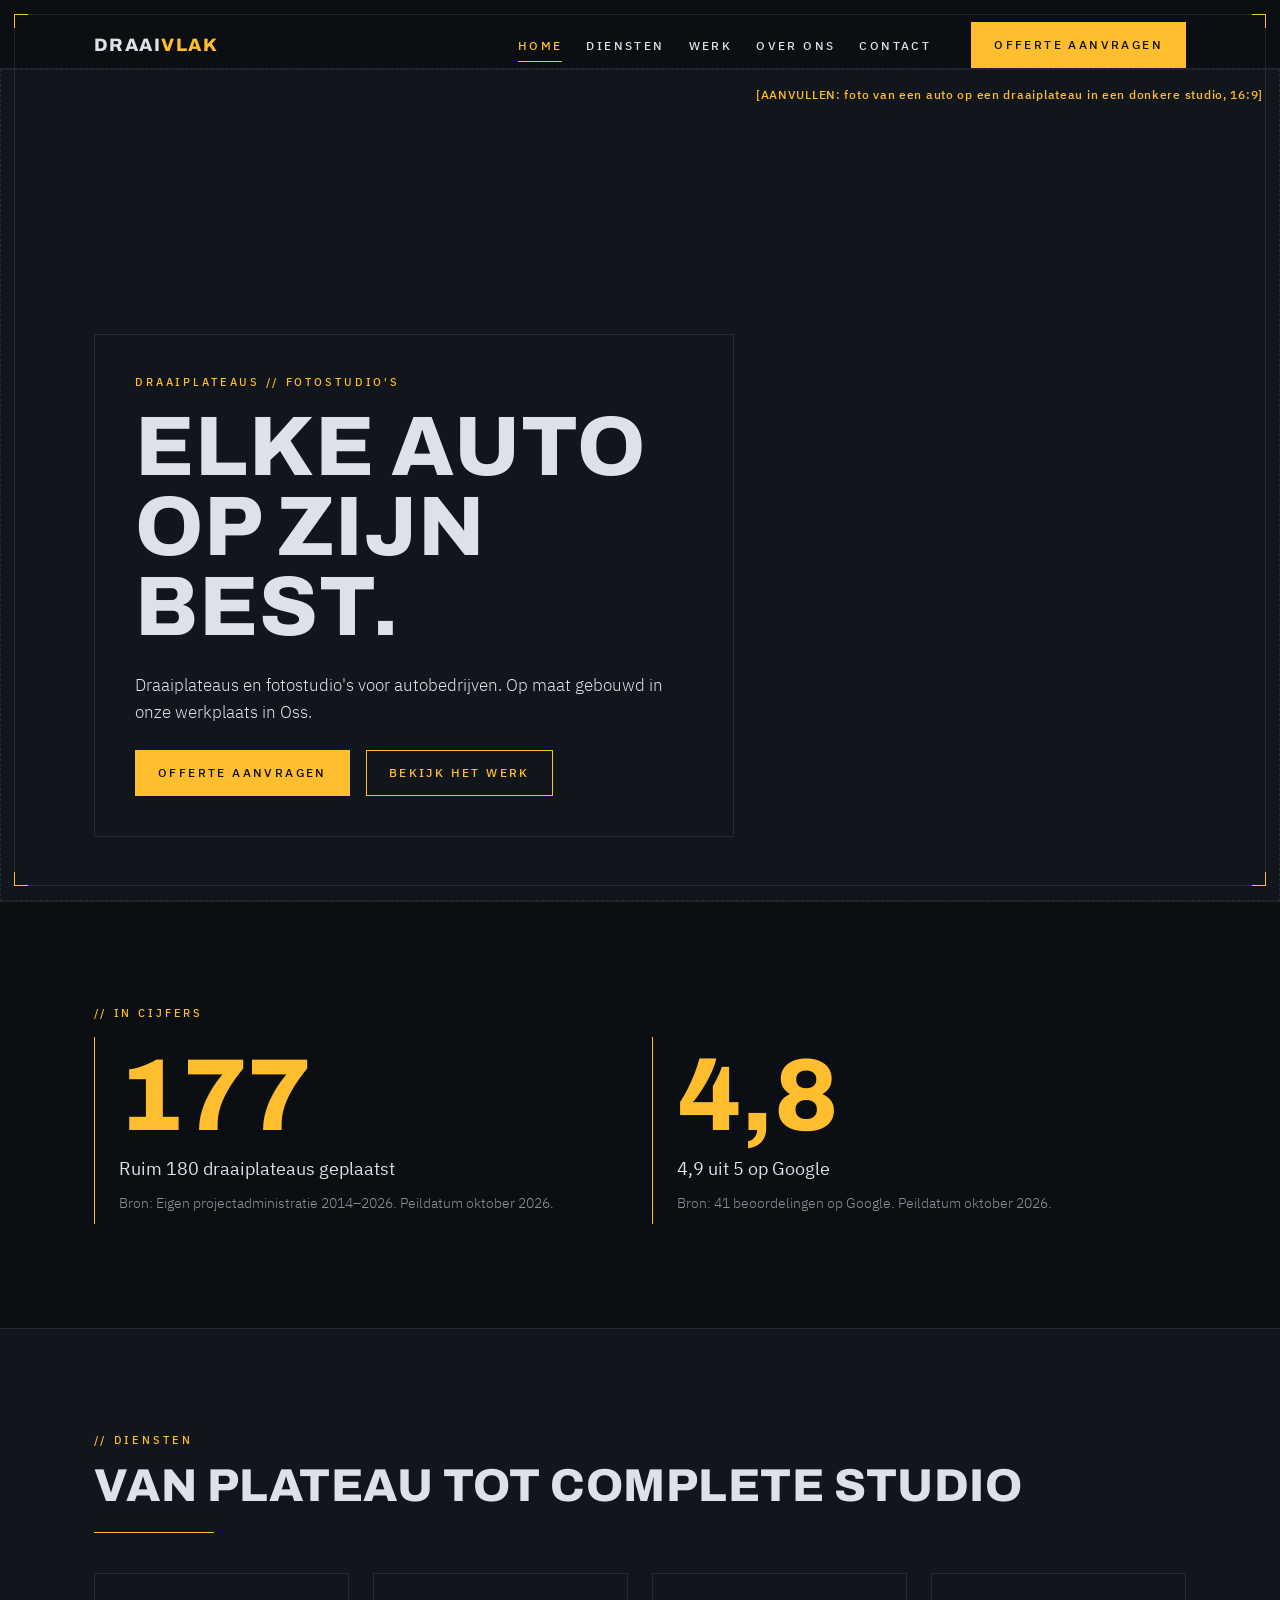
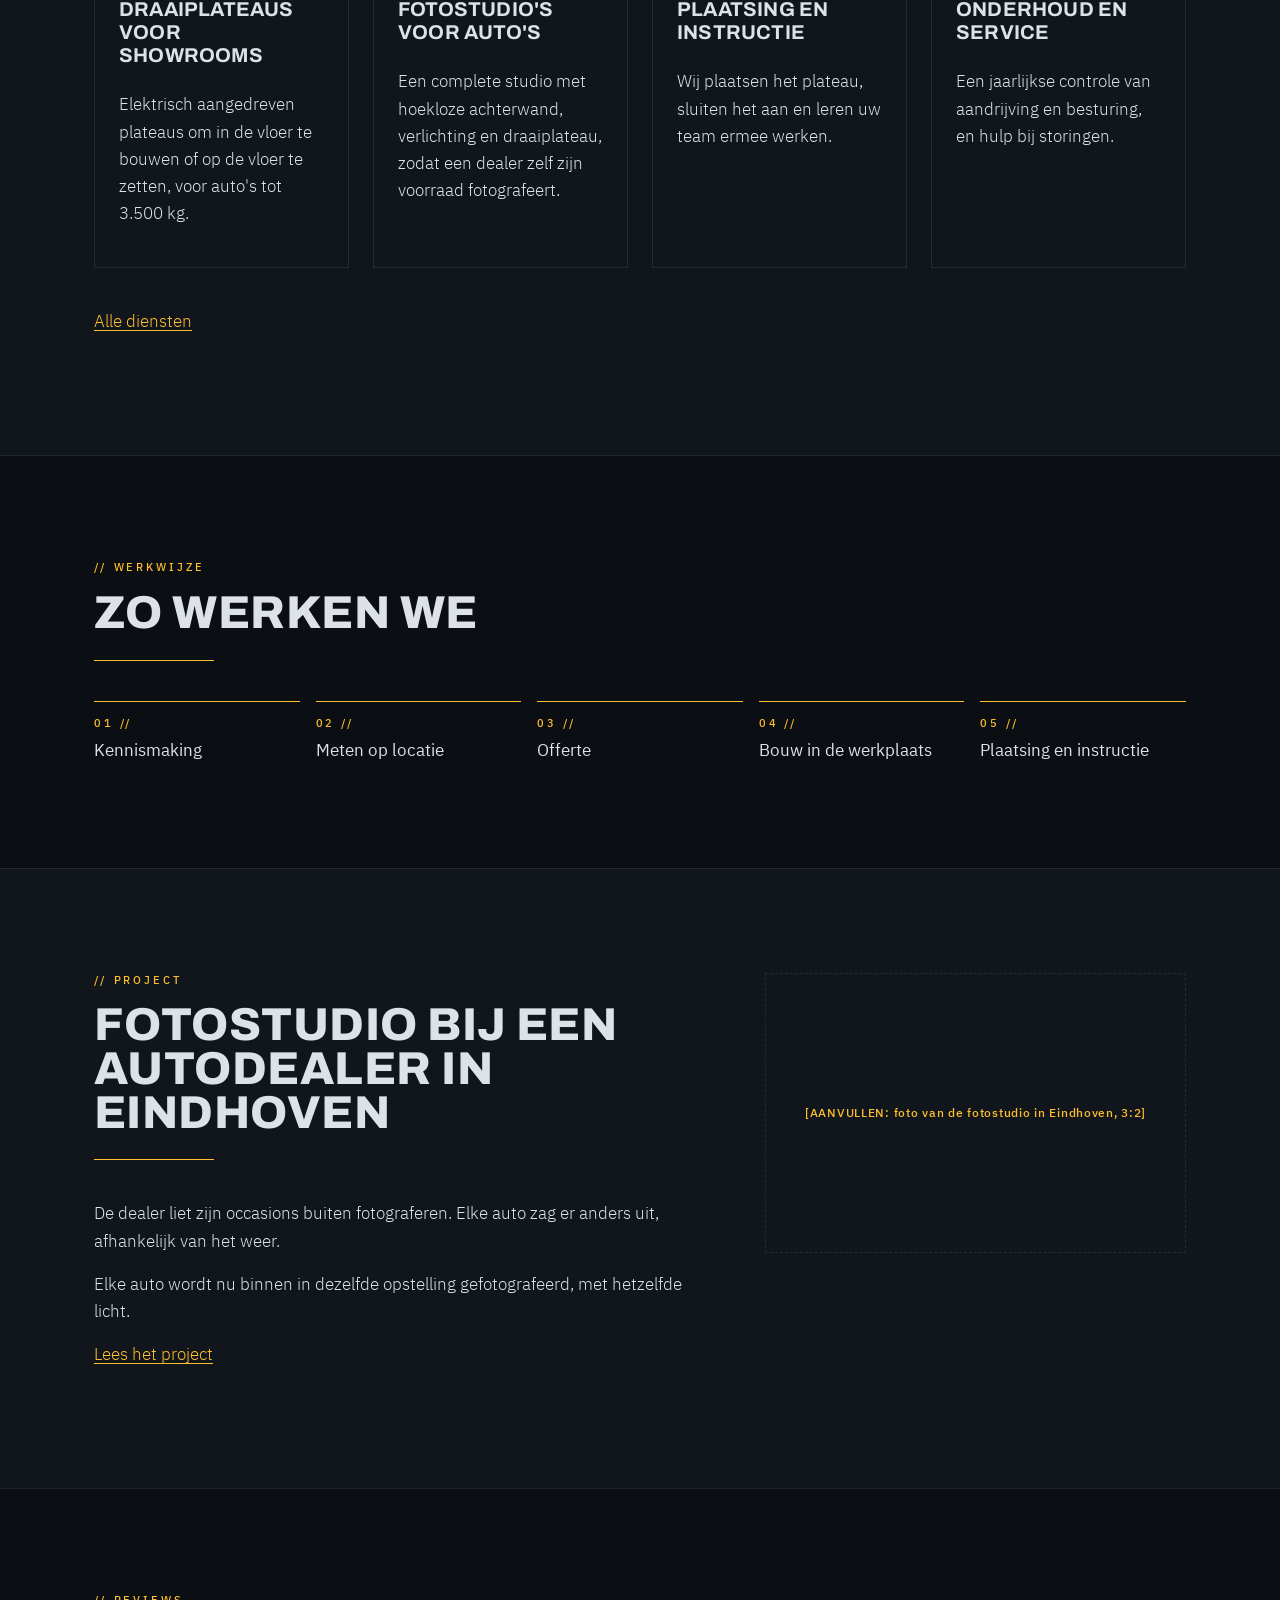
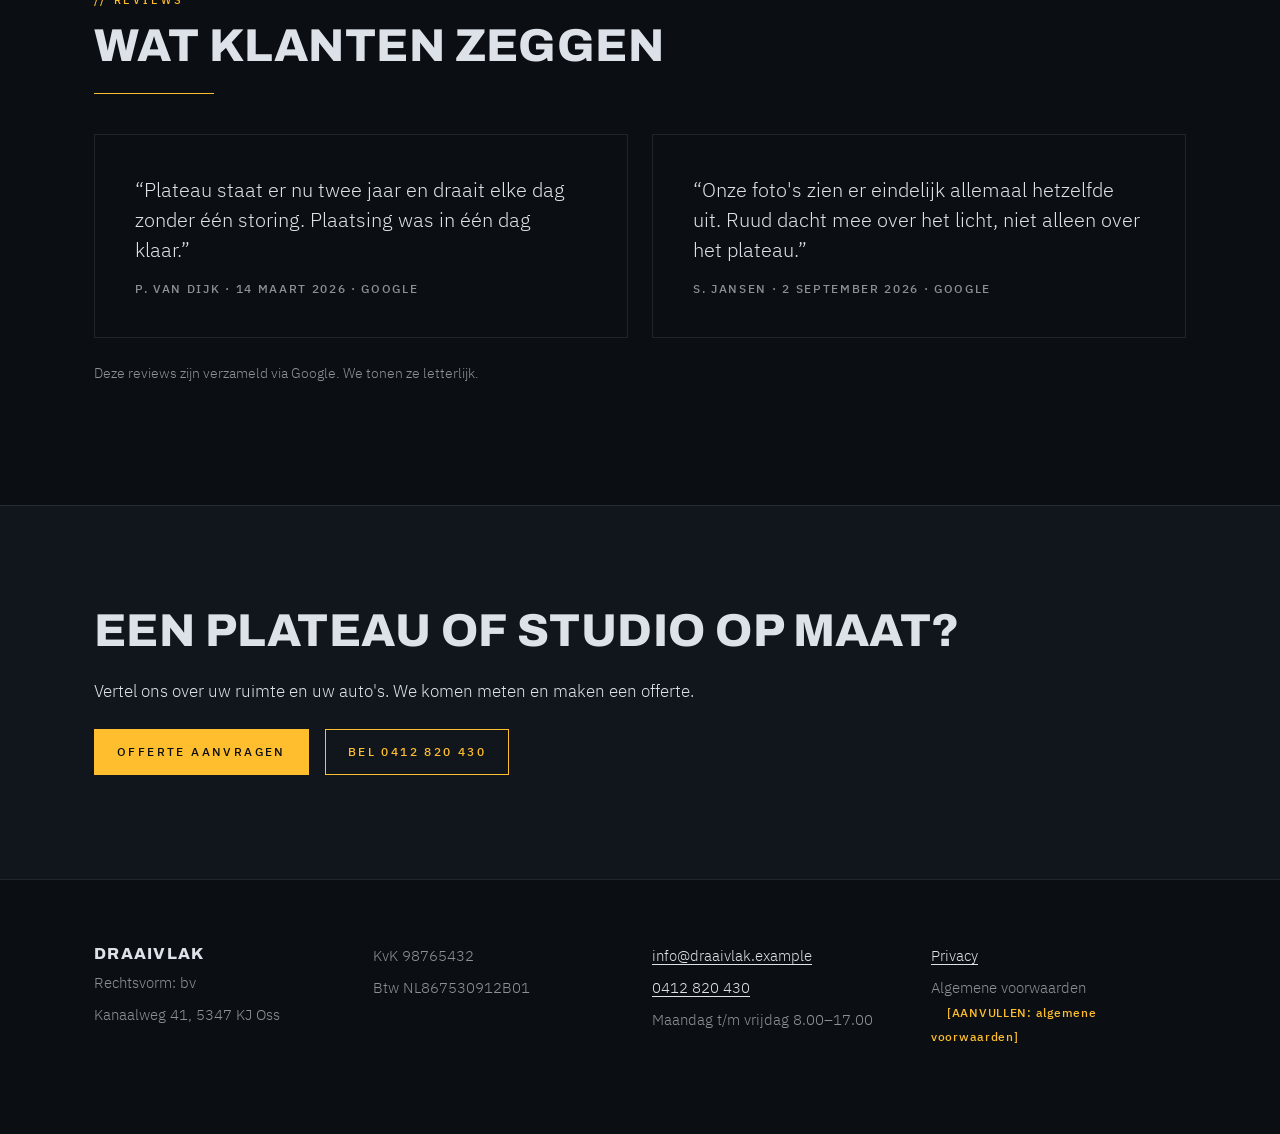
<file: site/index.html>
<!doctype html>
<html lang="nl">
<head>
<meta charset="utf-8">
<meta name="viewport" content="width=device-width,initial-scale=1">
<title>Draaivlak · Draaiplateaus en fotostudio&#x27;s voor auto&#x27;s</title>
<meta name="description" content="Draaivlak bouwt draaiplateaus en complete fotostudio&#x27;s voor autobedrijven in Nederland en België. Op maat gemaakt in de eigen werkplaats in Oss.">
<link rel="canonical" href="https://draaivlak.example/">
<meta property="og:type" content="website">
<meta property="og:title" content="Draaivlak · Draaiplateaus en fotostudio&#x27;s voor auto&#x27;s">
<meta property="og:description" content="Draaivlak bouwt draaiplateaus en complete fotostudio&#x27;s voor autobedrijven in Nederland en België. Op maat gemaakt in de eigen werkplaats in Oss.">
<meta property="og:url" content="https://draaivlak.example/">
<meta property="og:locale" content="nl_NL">
<meta name="theme-color" content="#0B0E12">
<link rel="preload" href="assets/fonts/archivo-latin-800-normal.woff2" as="font" type="font/woff2" crossorigin>
<link rel="stylesheet" href="assets/css/site.css">
<script type="application/ld+json">{"@context": "https://schema.org", "@type": "LocalBusiness", "name": "Draaivlak", "description": "Draaiplateaus en fotostudio's voor auto's", "url": "https://draaivlak.example/", "telephone": "0412 820 430", "email": "info@draaivlak.example", "address": {"@type": "PostalAddress", "streetAddress": "Kanaalweg 41", "postalCode": "5347 KJ", "addressLocality": "Oss", "addressCountry": "NL"}, "areaServed": ["NL", "BE"], "openingHours": "Mo-Fr 08:00-17:00", "foundingDate": "2014"}</script>
</head>
<body>
<a class="skip" href="#inhoud">Naar de inhoud</a>
<div class="kader" aria-hidden="true"><i></i></div>
<header class="kop">
  <div class="wrap">
    <a class="merk" href="index.html">Draai<span>vlak</span></a>
    <nav class="nav-blok" aria-label="Hoofdmenu">
      <ul class="nav"><li><a href="index.html" aria-current="page">Home</a></li><li><a href="diensten.html">Diensten</a></li><li><a href="werk.html">Werk</a></li><li><a href="over.html">Over ons</a></li><li><a href="contact.html">Contact</a></li></ul>
      <a class="knop" href="contact.html">Offerte aanvragen</a>
    </nav>
  </div>
</header>
<main id="inhoud">
<section class="hero">
  <div class="foto leeg r169"><span class="aanvullen">[AANVULLEN: foto van een auto op een draaiplateau in een donkere studio, 16:9]</span></div>
  <div class="wrap" style="width:100%">
    <div class="kaart">
      <span class="label">Draaiplateaus // Fotostudio's</span>
      <h1>Elke auto op zijn best.</h1>
      <p>Draaiplateaus en fotostudio's voor autobedrijven. Op maat gebouwd in onze werkplaats in Oss.</p>
      <div class="knoppen"><a class="knop" href="contact.html">Offerte aanvragen</a><a class="knop lijn" href="werk.html">Bekijk het werk</a></div>
    </div>
  </div>
</section>
<section class="sectie" aria-labelledby="cijfers"><div class="wrap">
  <span class="label">// In cijfers</span><h2 id="cijfers" class="skip">In cijfers</h2>
  <div class="rooster r2">
    <div class="cijfer"><span class="getal"><span data-count="180">180</span></span><span class="wat">Ruim 180 draaiplateaus geplaatst</span><span class="bron">Bron: Eigen projectadministratie 2014–2026. Peildatum oktober 2026.</span></div>
    <div class="cijfer"><span class="getal"><span data-count="4.9" data-dec="1">4,9</span></span><span class="wat">4,9 uit 5 op Google</span><span class="bron">Bron: 41 beoordelingen op Google. Peildatum oktober 2026.</span></div>
  </div>
</div></section>
<section class="sectie paneel"><div class="wrap">
  <span class="label">// Diensten</span><h2>Van plateau tot complete studio</h2><div class="streep" data-bewijs-line></div>
  <div class="rooster r4"><article class="blok" data-bewijs-item><h3>Draaiplateaus voor showrooms</h3><p>Elektrisch aangedreven plateaus om in de vloer te bouwen of op de vloer te zetten, voor auto&#x27;s tot 3.500 kg.</p></article><article class="blok" data-bewijs-item><h3>Fotostudio&#x27;s voor auto&#x27;s</h3><p>Een complete studio met hoekloze achterwand, verlichting en draaiplateau, zodat een dealer zelf zijn voorraad fotografeert.</p></article><article class="blok" data-bewijs-item><h3>Plaatsing en instructie</h3><p>Wij plaatsen het plateau, sluiten het aan en leren uw team ermee werken.</p></article><article class="blok" data-bewijs-item><h3>Onderhoud en service</h3><p>Een jaarlijkse controle van aandrijving en besturing, en hulp bij storingen.</p></article></div>
  <p style="margin-top:var(--s5)"><a href="diensten.html">Alle diensten</a></p>
</div></section>
<section class="sectie"><div class="wrap">
  <span class="label">// Werkwijze</span><h2>Zo werken we</h2><div class="streep" data-bewijs-line></div>
  <ol class="stappen"><li data-bewijs-item>Kennismaking</li><li data-bewijs-item>Meten op locatie</li><li data-bewijs-item>Offerte</li><li data-bewijs-item>Bouw in de werkplaats</li><li data-bewijs-item>Plaatsing en instructie</li></ol>
</div></section>
<section class="sectie paneel"><div class="wrap tweekolom">
  <div><span class="label">// Project</span><h2>Fotostudio bij een autodealer in Eindhoven</h2><div class="streep" data-bewijs-line></div>
  <p>De dealer liet zijn occasions buiten fotograferen. Elke auto zag er anders uit, afhankelijk van het weer.</p><p>Elke auto wordt nu binnen in dezelfde opstelling gefotografeerd, met hetzelfde licht.</p><p><a href="werk.html">Lees het project</a></p></div>
  <div class="foto leeg r32"><span class="aanvullen">[AANVULLEN: foto van de fotostudio in Eindhoven, 3:2]</span></div>
</div></section>
<section class="sectie"><div class="wrap">
  <span class="label">// Reviews</span><h2>Wat klanten zeggen</h2><div class="streep" data-bewijs-line></div>
  <div class="rooster r2"><blockquote class="review" data-bewijs-item><p>“Plateau staat er nu twee jaar en draait elke dag zonder één storing. Plaatsing was in één dag klaar.”</p><p class="wie">P. van Dijk · 14 maart 2026 · Google</p></blockquote><blockquote class="review" data-bewijs-item><p>“Onze foto&#x27;s zien er eindelijk allemaal hetzelfde uit. Ruud dacht mee over het licht, niet alleen over het plateau.”</p><p class="wie">S. Jansen · 2 september 2026 · Google</p></blockquote></div>
  <p class="bron" style="margin-top:var(--s4)">Deze reviews zijn verzameld via Google. We tonen ze letterlijk.</p>
</div></section>
<section class="sectie paneel"><div class="wrap">
  <h2>Een plateau of studio op maat?</h2>
  <p>Vertel ons over uw ruimte en uw auto's. We komen meten en maken een offerte.</p>
  <div class="knoppen"><a class="knop" href="contact.html">Offerte aanvragen</a><a class="knop lijn" href="tel:+31412820430">Bel 0412 820 430</a></div>
</div></section>
</main>
<footer class="voet">
  <div class="wrap rooster">
    <div><strong>Draaivlak</strong><p>Rechtsvorm: bv</p><p>Kanaalweg 41, 5347 KJ Oss</p></div>
    <div><p>KvK 98765432</p><p>Btw NL867530912B01</p></div>
    <div><p><a href="mailto:info@draaivlak.example">info@draaivlak.example</a></p><p><a href="tel:+31412820430">0412 820 430</a></p><p>Maandag t/m vrijdag 8.00–17.00</p></div>
    <div><p><a href="privacy.html">Privacy</a></p><p>Algemene voorwaarden <span class="aanvullen">[AANVULLEN: algemene voorwaarden]</span></p></div>
  </div>
</footer>
<script src="assets/js/beweging.js" defer></script>
</body>
</html>
</file>
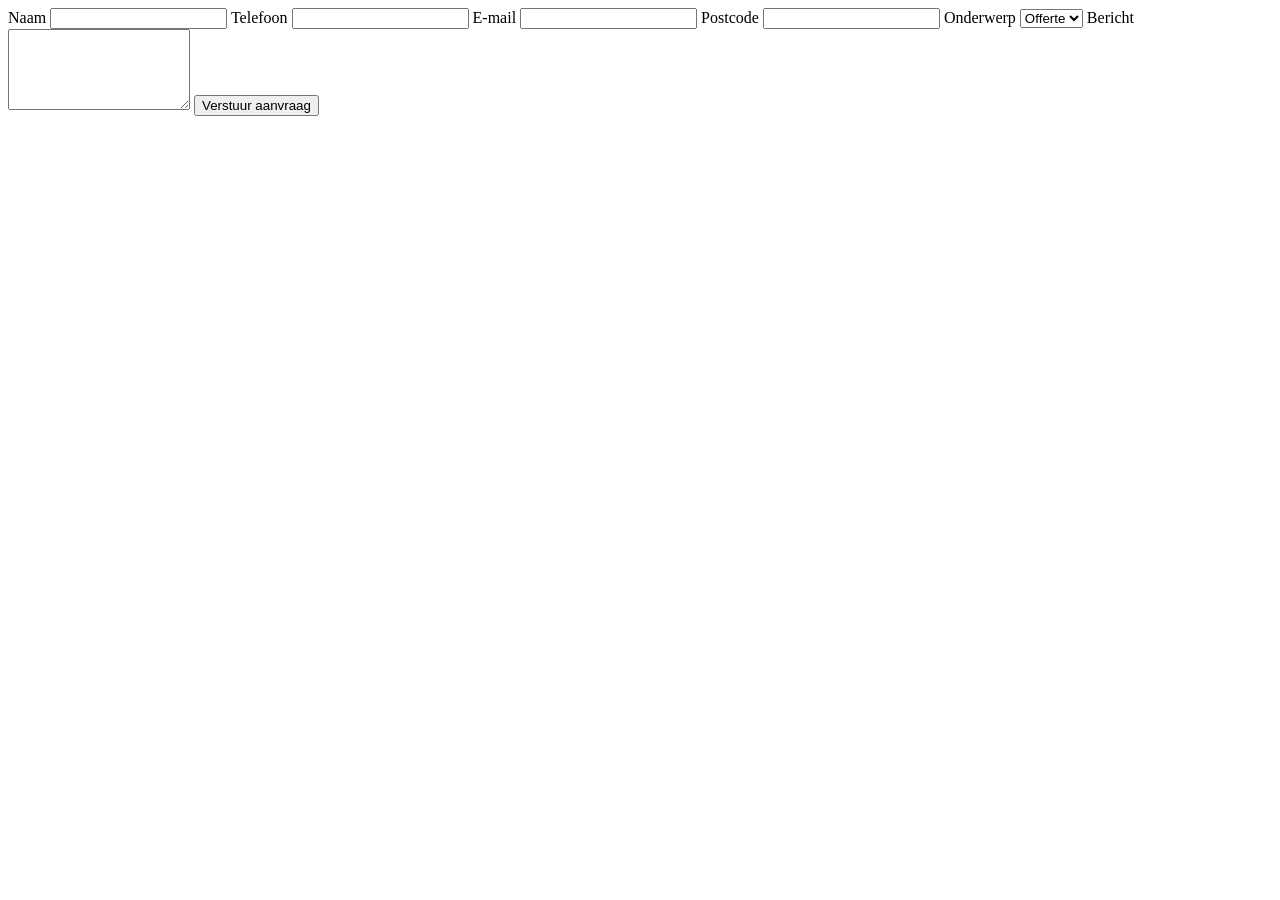
<file: controle/formulier-voorbeeld.html>
<!doctype html>
<html lang="nl"><head><meta charset="utf-8"><title>Contact</title>
<style>.hp{position:absolute;left:-9999px}</style></head>
<body>
<form class="aanvraag" data-webhook="https://app.example.test/hooks/aanvraag" data-site-id="test-site" data-telefoon="010 123 45 67" data-bedankt="bedankt.html" novalidate>
  <label for="f-naam">Naam</label>
  <input id="f-naam" name="naam" autocomplete="name" required>
  <label for="f-telefoon">Telefoon</label>
  <input id="f-telefoon" name="telefoon" type="tel" autocomplete="tel" required>
  <label for="f-email">E-mail</label>
  <input id="f-email" name="email" type="email" autocomplete="email">
  <label for="f-postcode">Postcode</label>
  <input id="f-postcode" name="postcode" autocomplete="postal-code" pattern="[1-9][0-9]{3} ?[A-Za-z]{2}">
  <label for="f-onderwerp">Onderwerp</label>
  <select id="f-onderwerp" name="onderwerp"><option>Offerte</option><option>Vraag</option></select>
  <label for="f-bericht">Bericht</label>
  <textarea id="f-bericht" name="bericht" rows="5" required></textarea>
  <div class="hp" aria-hidden="true"><label for="f-website">Laat dit veld leeg</label><input id="f-website" name="website" tabindex="-1" autocomplete="off"></div>
  <button type="submit">Verstuur aanvraag</button>
  <p class="status" role="status" aria-live="polite"></p>
</form>
<script src="../site/assets/js/formulier.js"></script>
</body></html>
</file>
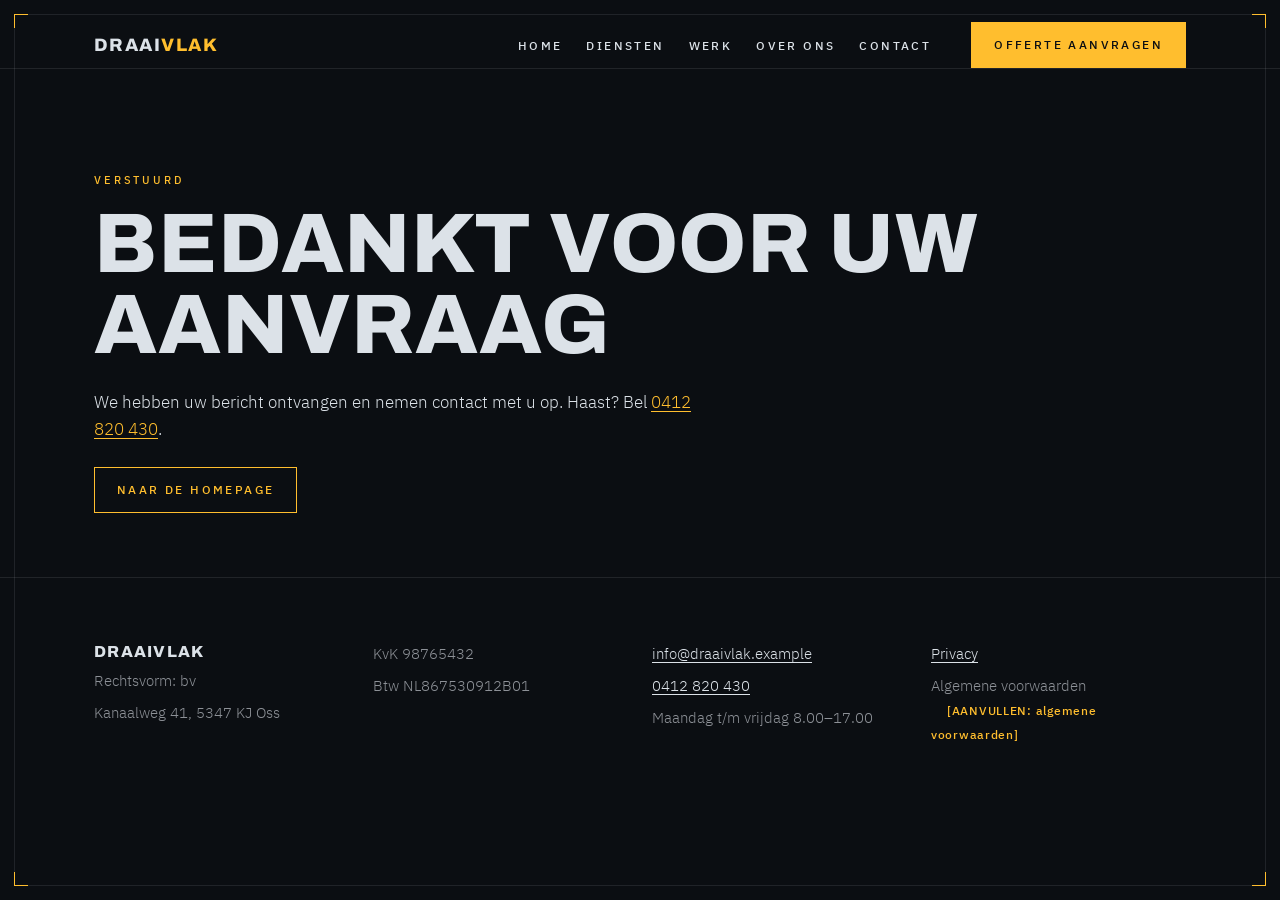
<file: site/bedankt.html>
<!doctype html>
<html lang="nl">
<head>
<meta charset="utf-8">
<meta name="viewport" content="width=device-width,initial-scale=1">
<title>Bedankt · Draaivlak</title>
<meta name="description" content="Uw aanvraag is verstuurd. Draaivlak neemt contact met u op.">
<link rel="canonical" href="https://draaivlak.example/bedankt.html">
<meta property="og:type" content="website">
<meta property="og:title" content="Bedankt · Draaivlak">
<meta property="og:description" content="Uw aanvraag is verstuurd. Draaivlak neemt contact met u op.">
<meta property="og:url" content="https://draaivlak.example/bedankt.html">
<meta property="og:locale" content="nl_NL">
<meta name="theme-color" content="#0B0E12">
<link rel="preload" href="assets/fonts/archivo-latin-800-normal.woff2" as="font" type="font/woff2" crossorigin>
<link rel="stylesheet" href="assets/css/site.css">
<script type="application/ld+json">{"@context": "https://schema.org", "@type": "LocalBusiness", "name": "Draaivlak", "description": "Draaiplateaus en fotostudio's voor auto's", "url": "https://draaivlak.example/", "telephone": "0412 820 430", "email": "info@draaivlak.example", "address": {"@type": "PostalAddress", "streetAddress": "Kanaalweg 41", "postalCode": "5347 KJ", "addressLocality": "Oss", "addressCountry": "NL"}, "areaServed": ["NL", "BE"], "openingHours": "Mo-Fr 08:00-17:00", "foundingDate": "2014"}</script>
</head>
<body>
<a class="skip" href="#inhoud">Naar de inhoud</a>
<div class="kader" aria-hidden="true"><i></i></div>
<header class="kop">
  <div class="wrap">
    <a class="merk" href="index.html">Draai<span>vlak</span></a>
    <nav class="nav-blok" aria-label="Hoofdmenu">
      <ul class="nav"><li><a href="index.html">Home</a></li><li><a href="diensten.html">Diensten</a></li><li><a href="werk.html">Werk</a></li><li><a href="over.html">Over ons</a></li><li><a href="contact.html">Contact</a></li></ul>
      <a class="knop" href="contact.html">Offerte aanvragen</a>
    </nav>
  </div>
</header>
<main id="inhoud">
<section class="pagina-kop"><div class="wrap">
<span class="label">Verstuurd</span><h1>Bedankt voor uw aanvraag</h1>
<p>We hebben uw bericht ontvangen en nemen contact met u op. Haast? Bel <a href="tel:+31412820430">0412 820 430</a>.</p>
<div class="knoppen"><a class="knop lijn" href="index.html">Naar de homepage</a></div>
</div></section>
</main>
<footer class="voet">
  <div class="wrap rooster">
    <div><strong>Draaivlak</strong><p>Rechtsvorm: bv</p><p>Kanaalweg 41, 5347 KJ Oss</p></div>
    <div><p>KvK 98765432</p><p>Btw NL867530912B01</p></div>
    <div><p><a href="mailto:info@draaivlak.example">info@draaivlak.example</a></p><p><a href="tel:+31412820430">0412 820 430</a></p><p>Maandag t/m vrijdag 8.00–17.00</p></div>
    <div><p><a href="privacy.html">Privacy</a></p><p>Algemene voorwaarden <span class="aanvullen">[AANVULLEN: algemene voorwaarden]</span></p></div>
  </div>
</footer>
<script src="assets/js/beweging.js" defer></script>
</body>
</html>
</file>
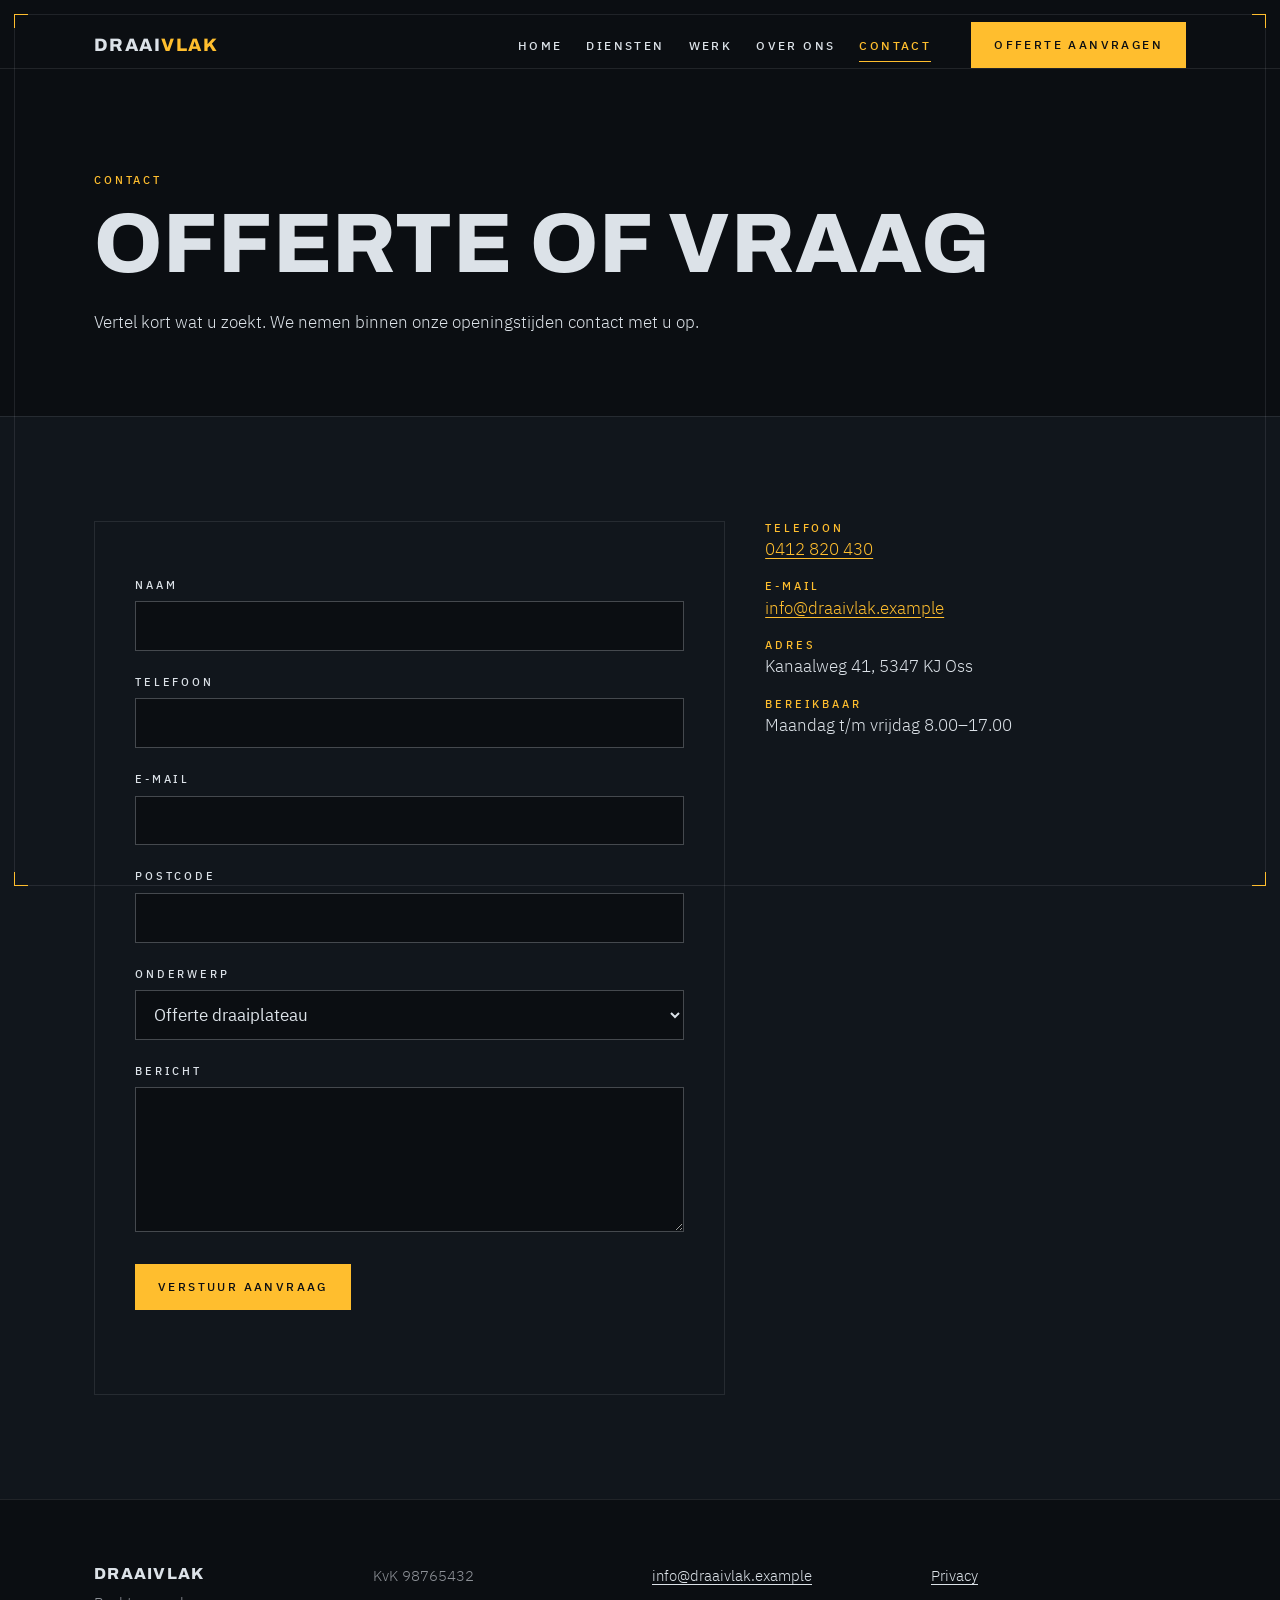
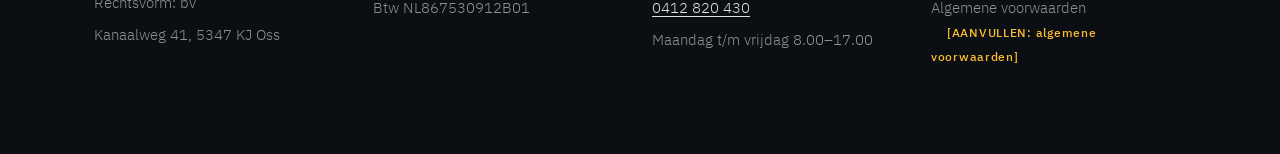
<file: site/contact.html>
<!doctype html>
<html lang="nl">
<head>
<meta charset="utf-8">
<meta name="viewport" content="width=device-width,initial-scale=1">
<title>Contact en offerte · Draaivlak</title>
<meta name="description" content="Vraag een offerte aan voor een draaiplateau of fotostudio, of meld een storing. Bel 0412 820 430 of gebruik het formulier.">
<link rel="canonical" href="https://draaivlak.example/contact.html">
<meta property="og:type" content="website">
<meta property="og:title" content="Contact en offerte · Draaivlak">
<meta property="og:description" content="Vraag een offerte aan voor een draaiplateau of fotostudio, of meld een storing. Bel 0412 820 430 of gebruik het formulier.">
<meta property="og:url" content="https://draaivlak.example/contact.html">
<meta property="og:locale" content="nl_NL">
<meta name="theme-color" content="#0B0E12">
<link rel="preload" href="assets/fonts/archivo-latin-800-normal.woff2" as="font" type="font/woff2" crossorigin>
<link rel="stylesheet" href="assets/css/site.css">
<script type="application/ld+json">{"@context": "https://schema.org", "@type": "LocalBusiness", "name": "Draaivlak", "description": "Draaiplateaus en fotostudio's voor auto's", "url": "https://draaivlak.example/", "telephone": "0412 820 430", "email": "info@draaivlak.example", "address": {"@type": "PostalAddress", "streetAddress": "Kanaalweg 41", "postalCode": "5347 KJ", "addressLocality": "Oss", "addressCountry": "NL"}, "areaServed": ["NL", "BE"], "openingHours": "Mo-Fr 08:00-17:00", "foundingDate": "2014"}</script>
</head>
<body>
<a class="skip" href="#inhoud">Naar de inhoud</a>
<div class="kader" aria-hidden="true"><i></i></div>
<header class="kop">
  <div class="wrap">
    <a class="merk" href="index.html">Draai<span>vlak</span></a>
    <nav class="nav-blok" aria-label="Hoofdmenu">
      <ul class="nav"><li><a href="index.html">Home</a></li><li><a href="diensten.html">Diensten</a></li><li><a href="werk.html">Werk</a></li><li><a href="over.html">Over ons</a></li><li><a href="contact.html" aria-current="page">Contact</a></li></ul>
      <a class="knop" href="contact.html">Offerte aanvragen</a>
    </nav>
  </div>
</header>
<main id="inhoud">
<section class="pagina-kop"><div class="wrap">
  <span class="label">Contact</span><h1>Offerte of vraag</h1>
  <p>Vertel kort wat u zoekt. We nemen binnen onze openingstijden contact met u op.</p>
</div></section>
<section class="sectie paneel"><div class="wrap tweekolom">
<form class="aanvraag" data-webhook="https://app.example.test/hooks/aanvraag" data-site-id="proef-draaivlak" data-telefoon="0412 820 430" data-bedankt="bedankt.html" novalidate>
  <label for="f-naam">Naam</label>
  <input id="f-naam" name="naam" autocomplete="name" required>
  <label for="f-telefoon">Telefoon</label>
  <input id="f-telefoon" name="telefoon" type="tel" autocomplete="tel" required>
  <label for="f-email">E-mail</label>
  <input id="f-email" name="email" type="email" autocomplete="email">
  <label for="f-postcode">Postcode</label>
  <input id="f-postcode" name="postcode" autocomplete="postal-code" pattern="[1-9][0-9]{3} ?[A-Za-z]{2}">
  <label for="f-onderwerp">Onderwerp</label>
  <select id="f-onderwerp" name="onderwerp"><option>Offerte draaiplateau</option><option>Offerte fotostudio</option><option>Onderhoud of storing</option><option>Andere vraag</option></select>
  <label for="f-bericht">Bericht</label>
  <textarea id="f-bericht" name="bericht" rows="5" required></textarea>
  <div class="hp" aria-hidden="true"><label for="f-website">Laat dit veld leeg</label><input id="f-website" name="website" tabindex="-1" autocomplete="off"></div>
  <button class="knop" type="submit">Verstuur aanvraag</button>
  <p class="status" role="status" aria-live="polite"></p>
</form>
<dl class="feiten">
  <div><dt>Telefoon</dt><dd><a href="tel:+31412820430">0412 820 430</a></dd></div>
  <div><dt>E-mail</dt><dd><a href="mailto:info@draaivlak.example">info@draaivlak.example</a></dd></div>
  <div><dt>Adres</dt><dd>Kanaalweg 41, 5347 KJ Oss</dd></div>
  <div><dt>Bereikbaar</dt><dd>Maandag t/m vrijdag 8.00–17.00</dd></div>
</dl>
</div></section>
</main>
<footer class="voet">
  <div class="wrap rooster">
    <div><strong>Draaivlak</strong><p>Rechtsvorm: bv</p><p>Kanaalweg 41, 5347 KJ Oss</p></div>
    <div><p>KvK 98765432</p><p>Btw NL867530912B01</p></div>
    <div><p><a href="mailto:info@draaivlak.example">info@draaivlak.example</a></p><p><a href="tel:+31412820430">0412 820 430</a></p><p>Maandag t/m vrijdag 8.00–17.00</p></div>
    <div><p><a href="privacy.html">Privacy</a></p><p>Algemene voorwaarden <span class="aanvullen">[AANVULLEN: algemene voorwaarden]</span></p></div>
  </div>
</footer>
<script src="assets/js/beweging.js" defer></script>
<script src="assets/js/formulier.js" defer></script>
</body>
</html>
</file>
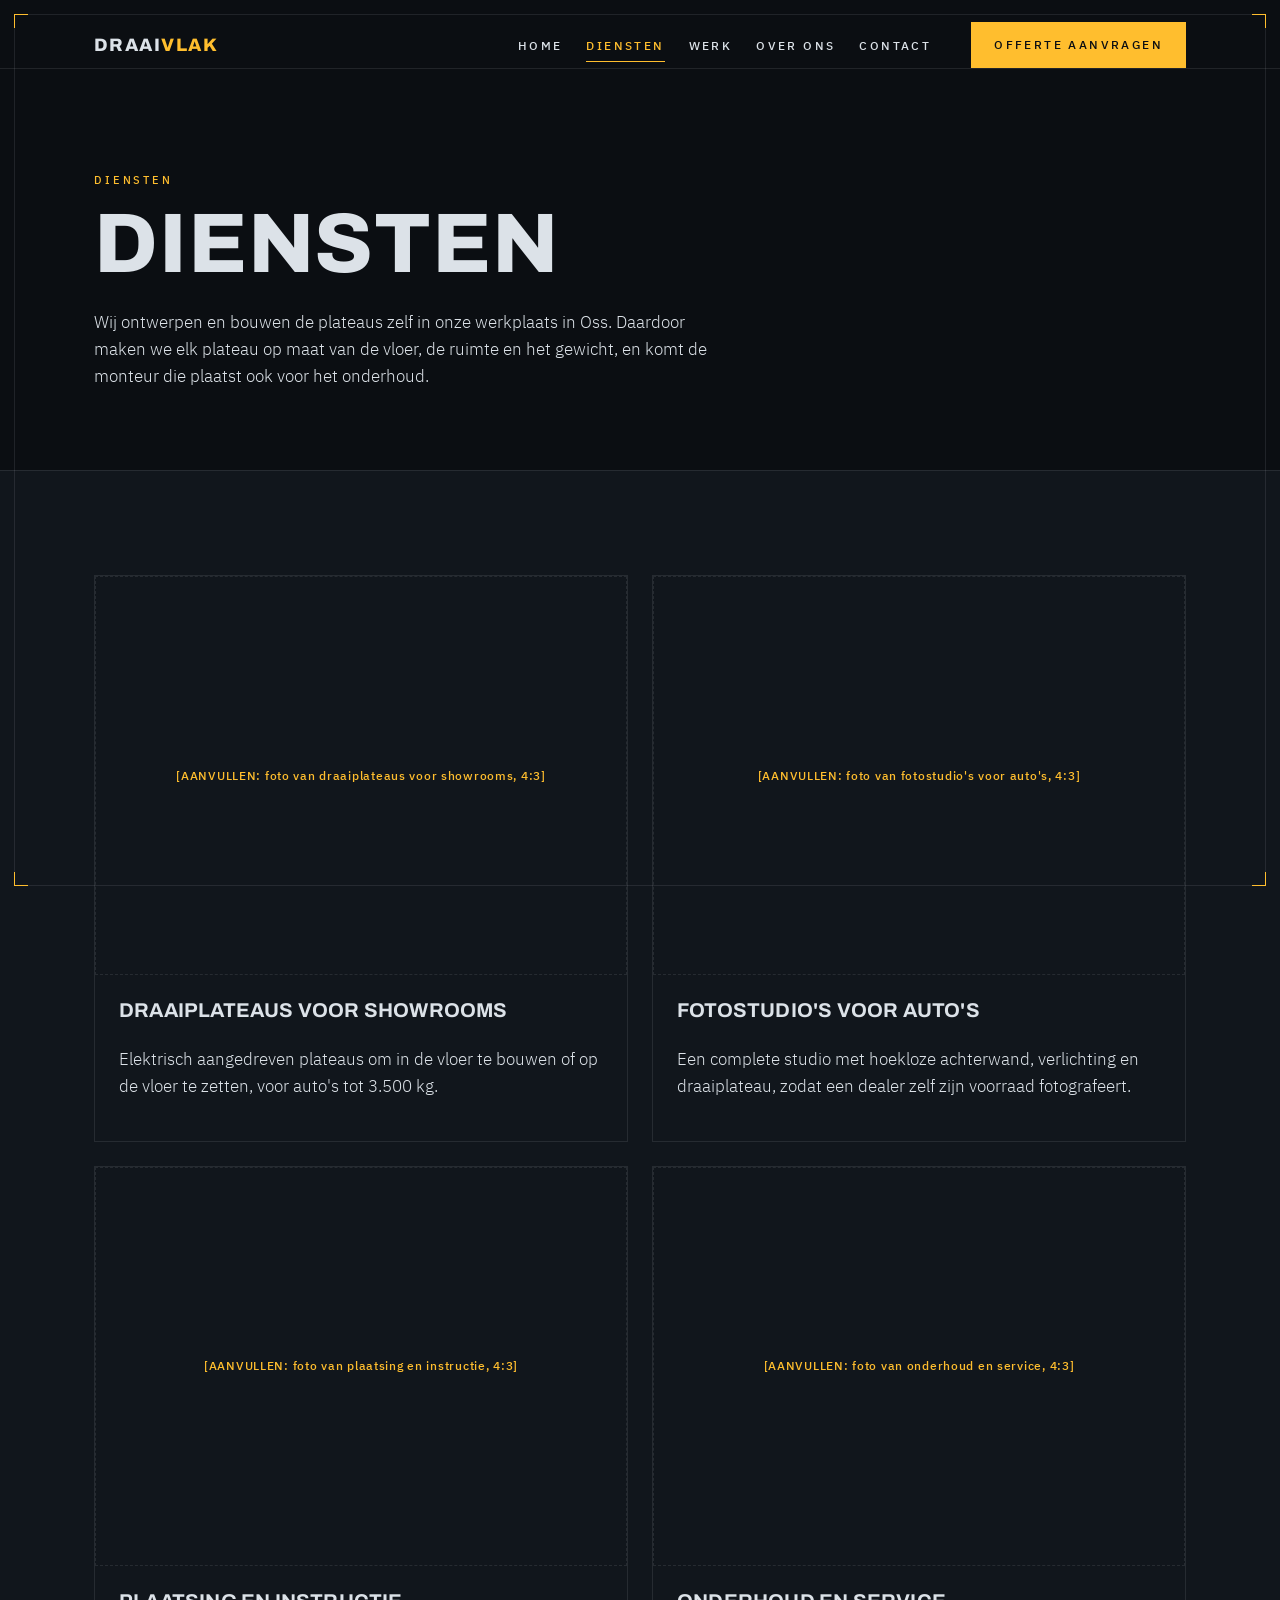
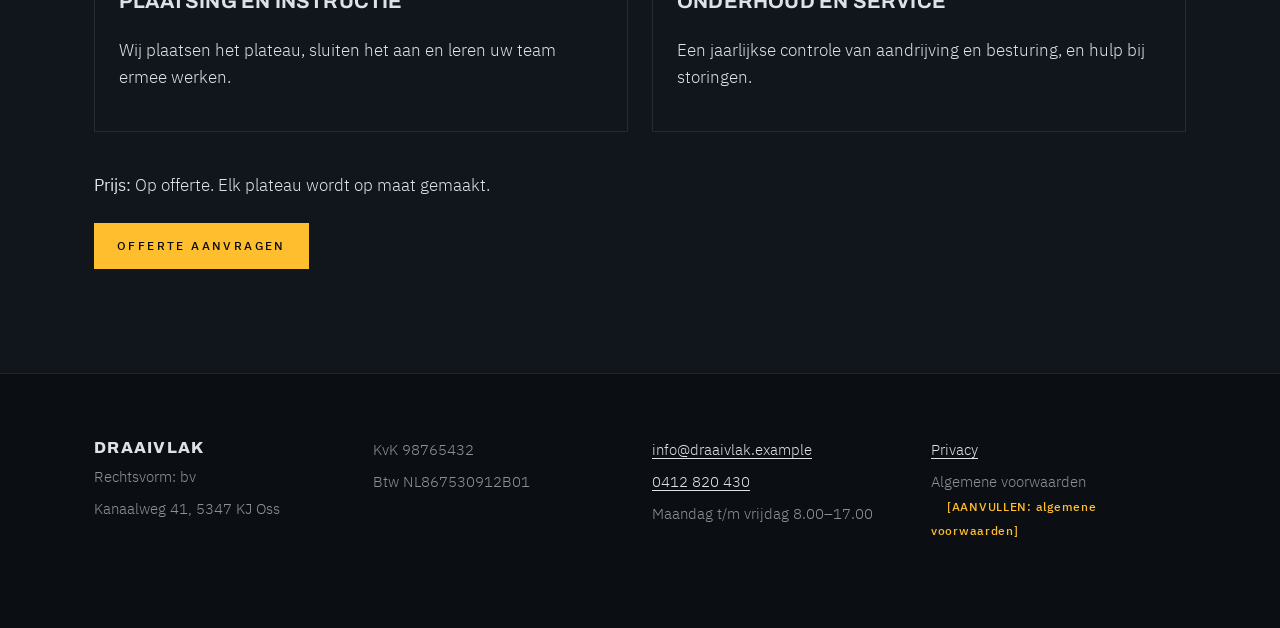
<file: site/diensten.html>
<!doctype html>
<html lang="nl">
<head>
<meta charset="utf-8">
<meta name="viewport" content="width=device-width,initial-scale=1">
<title>Diensten · Draaivlak</title>
<meta name="description" content="Draaiplateaus voor showrooms, complete fotostudio&#x27;s voor auto&#x27;s, plaatsing en instructie, onderhoud en service.">
<link rel="canonical" href="https://draaivlak.example/diensten.html">
<meta property="og:type" content="website">
<meta property="og:title" content="Diensten · Draaivlak">
<meta property="og:description" content="Draaiplateaus voor showrooms, complete fotostudio&#x27;s voor auto&#x27;s, plaatsing en instructie, onderhoud en service.">
<meta property="og:url" content="https://draaivlak.example/diensten.html">
<meta property="og:locale" content="nl_NL">
<meta name="theme-color" content="#0B0E12">
<link rel="preload" href="assets/fonts/archivo-latin-800-normal.woff2" as="font" type="font/woff2" crossorigin>
<link rel="stylesheet" href="assets/css/site.css">
<script type="application/ld+json">{"@context": "https://schema.org", "@type": "LocalBusiness", "name": "Draaivlak", "description": "Draaiplateaus en fotostudio's voor auto's", "url": "https://draaivlak.example/", "telephone": "0412 820 430", "email": "info@draaivlak.example", "address": {"@type": "PostalAddress", "streetAddress": "Kanaalweg 41", "postalCode": "5347 KJ", "addressLocality": "Oss", "addressCountry": "NL"}, "areaServed": ["NL", "BE"], "openingHours": "Mo-Fr 08:00-17:00", "foundingDate": "2014"}</script>
</head>
<body>
<a class="skip" href="#inhoud">Naar de inhoud</a>
<div class="kader" aria-hidden="true"><i></i></div>
<header class="kop">
  <div class="wrap">
    <a class="merk" href="index.html">Draai<span>vlak</span></a>
    <nav class="nav-blok" aria-label="Hoofdmenu">
      <ul class="nav"><li><a href="index.html">Home</a></li><li><a href="diensten.html" aria-current="page">Diensten</a></li><li><a href="werk.html">Werk</a></li><li><a href="over.html">Over ons</a></li><li><a href="contact.html">Contact</a></li></ul>
      <a class="knop" href="contact.html">Offerte aanvragen</a>
    </nav>
  </div>
</header>
<main id="inhoud">
<section class="pagina-kop"><div class="wrap">
  <span class="label">Diensten</span><h1>Diensten</h1>
  <p>Wij ontwerpen en bouwen de plateaus zelf in onze werkplaats in Oss. Daardoor maken we elk plateau op maat van de vloer, de ruimte en het gewicht, en komt de monteur die plaatst ook voor het onderhoud.</p>
</div></section>
<section class="sectie paneel"><div class="wrap">
  <div class="rooster r2"><article class="blok" data-bewijs-item><div class="foto leeg r43"><span class="aanvullen">[AANVULLEN: foto van draaiplateaus voor showrooms, 4:3]</span></div><h3>Draaiplateaus voor showrooms</h3><p>Elektrisch aangedreven plateaus om in de vloer te bouwen of op de vloer te zetten, voor auto&#x27;s tot 3.500 kg.</p></article><article class="blok" data-bewijs-item><div class="foto leeg r43"><span class="aanvullen">[AANVULLEN: foto van fotostudio&#x27;s voor auto&#x27;s, 4:3]</span></div><h3>Fotostudio&#x27;s voor auto&#x27;s</h3><p>Een complete studio met hoekloze achterwand, verlichting en draaiplateau, zodat een dealer zelf zijn voorraad fotografeert.</p></article><article class="blok" data-bewijs-item><div class="foto leeg r43"><span class="aanvullen">[AANVULLEN: foto van plaatsing en instructie, 4:3]</span></div><h3>Plaatsing en instructie</h3><p>Wij plaatsen het plateau, sluiten het aan en leren uw team ermee werken.</p></article><article class="blok" data-bewijs-item><div class="foto leeg r43"><span class="aanvullen">[AANVULLEN: foto van onderhoud en service, 4:3]</span></div><h3>Onderhoud en service</h3><p>Een jaarlijkse controle van aandrijving en besturing, en hulp bij storingen.</p></article></div>
  <p style="margin-top:var(--s5)"><strong>Prijs:</strong> Op offerte. Elk plateau wordt op maat gemaakt.</p>
  <div class="knoppen"><a class="knop" href="contact.html">Offerte aanvragen</a></div>
</div></section>
</main>
<footer class="voet">
  <div class="wrap rooster">
    <div><strong>Draaivlak</strong><p>Rechtsvorm: bv</p><p>Kanaalweg 41, 5347 KJ Oss</p></div>
    <div><p>KvK 98765432</p><p>Btw NL867530912B01</p></div>
    <div><p><a href="mailto:info@draaivlak.example">info@draaivlak.example</a></p><p><a href="tel:+31412820430">0412 820 430</a></p><p>Maandag t/m vrijdag 8.00–17.00</p></div>
    <div><p><a href="privacy.html">Privacy</a></p><p>Algemene voorwaarden <span class="aanvullen">[AANVULLEN: algemene voorwaarden]</span></p></div>
  </div>
</footer>
<script src="assets/js/beweging.js" defer></script>
</body>
</html>
</file>
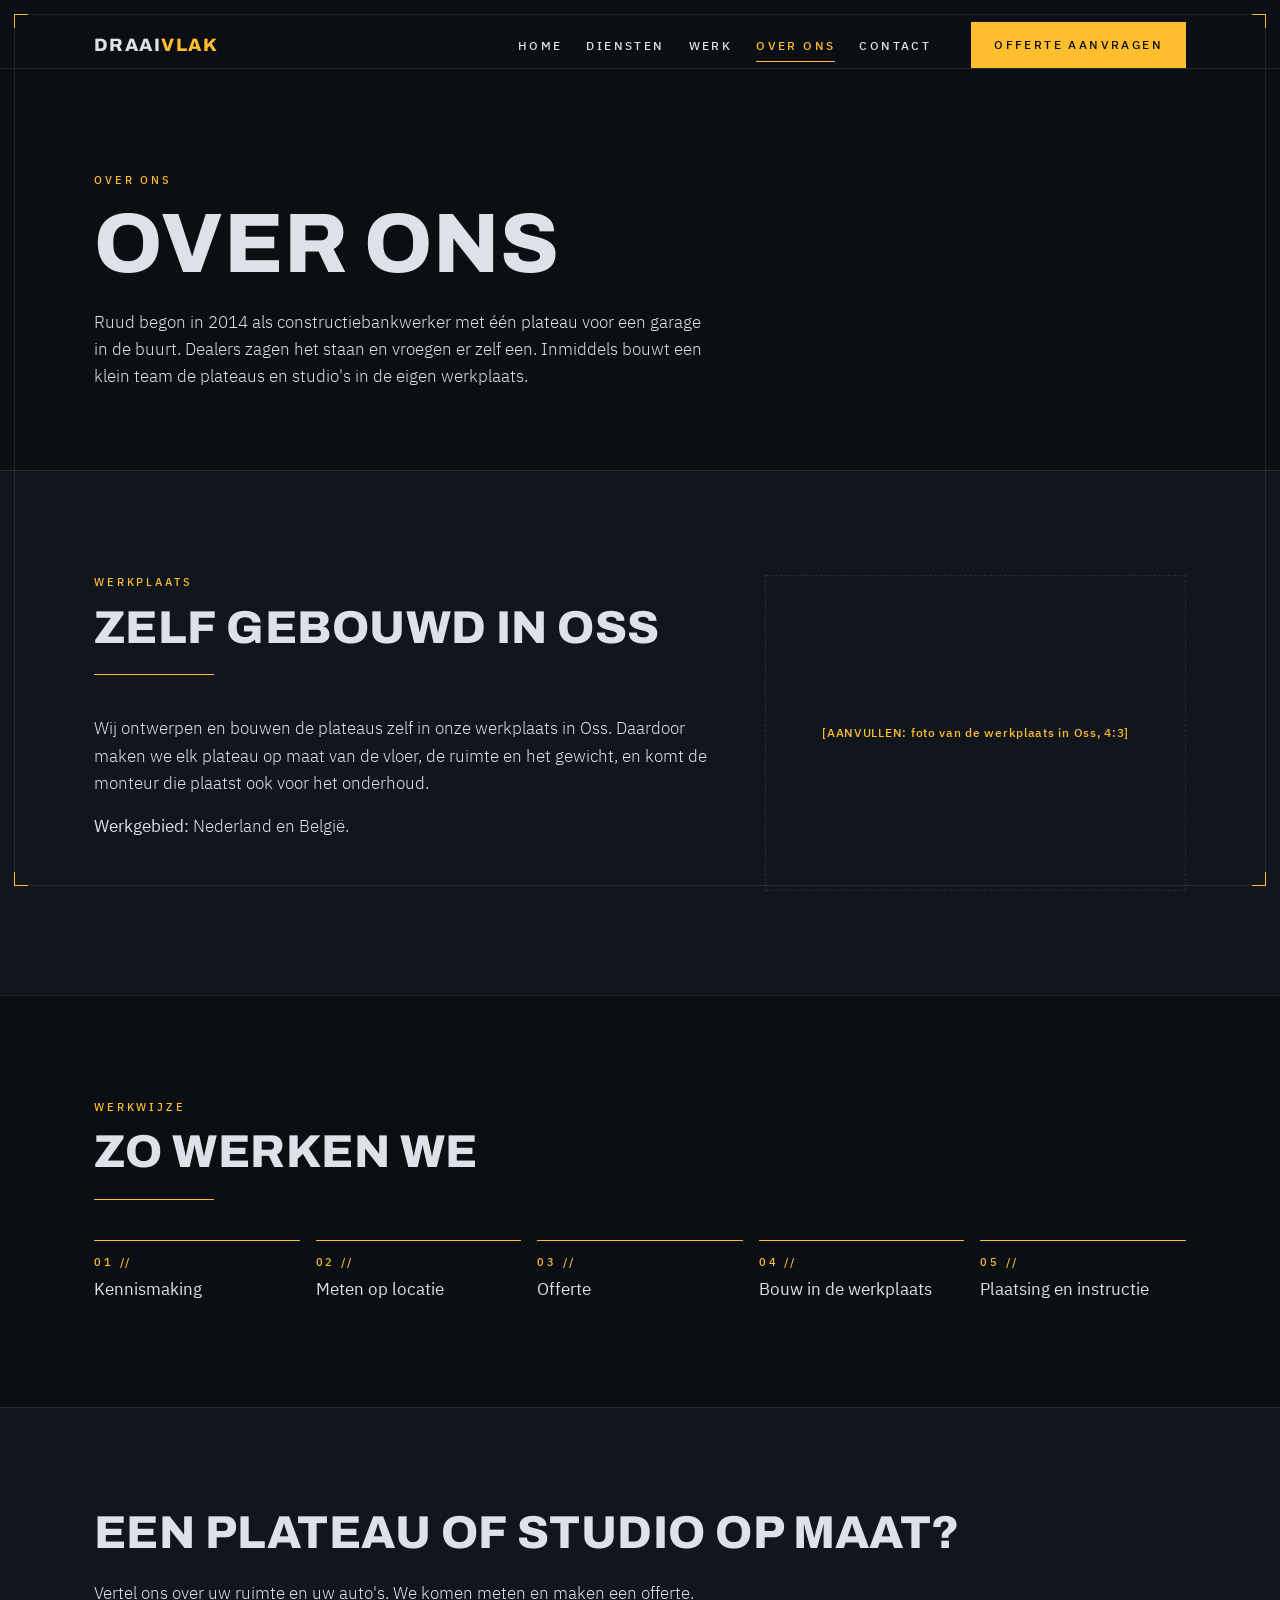
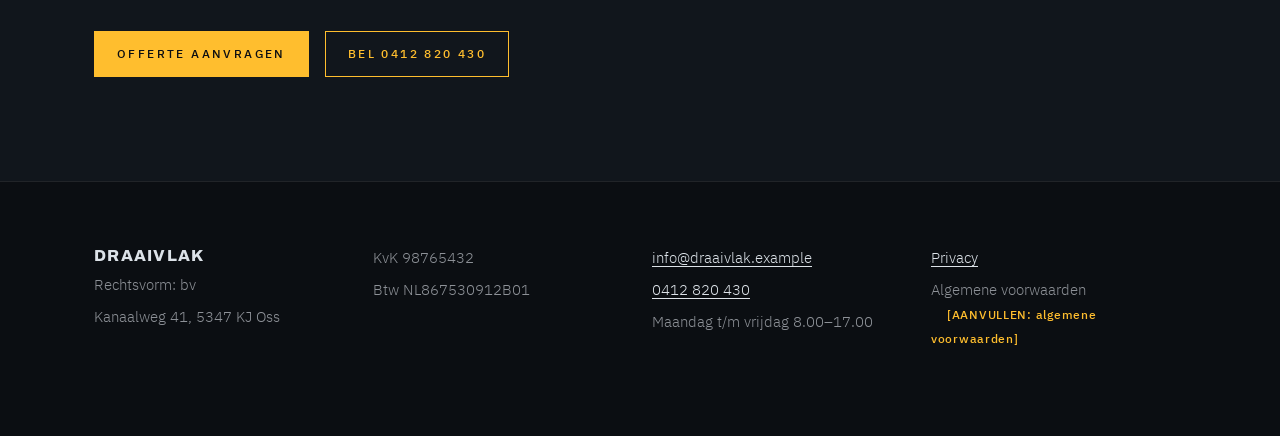
<file: site/over.html>
<!doctype html>
<html lang="nl">
<head>
<meta charset="utf-8">
<meta name="viewport" content="width=device-width,initial-scale=1">
<title>Over ons · Draaivlak</title>
<meta name="description" content="Draaivlak bouwt sinds 2014 draaiplateaus en fotostudio&#x27;s voor auto&#x27;s, in de eigen werkplaats in Oss.">
<link rel="canonical" href="https://draaivlak.example/over.html">
<meta property="og:type" content="website">
<meta property="og:title" content="Over ons · Draaivlak">
<meta property="og:description" content="Draaivlak bouwt sinds 2014 draaiplateaus en fotostudio&#x27;s voor auto&#x27;s, in de eigen werkplaats in Oss.">
<meta property="og:url" content="https://draaivlak.example/over.html">
<meta property="og:locale" content="nl_NL">
<meta name="theme-color" content="#0B0E12">
<link rel="preload" href="assets/fonts/archivo-latin-800-normal.woff2" as="font" type="font/woff2" crossorigin>
<link rel="stylesheet" href="assets/css/site.css">
<script type="application/ld+json">{"@context": "https://schema.org", "@type": "LocalBusiness", "name": "Draaivlak", "description": "Draaiplateaus en fotostudio's voor auto's", "url": "https://draaivlak.example/", "telephone": "0412 820 430", "email": "info@draaivlak.example", "address": {"@type": "PostalAddress", "streetAddress": "Kanaalweg 41", "postalCode": "5347 KJ", "addressLocality": "Oss", "addressCountry": "NL"}, "areaServed": ["NL", "BE"], "openingHours": "Mo-Fr 08:00-17:00", "foundingDate": "2014"}</script>
</head>
<body>
<a class="skip" href="#inhoud">Naar de inhoud</a>
<div class="kader" aria-hidden="true"><i></i></div>
<header class="kop">
  <div class="wrap">
    <a class="merk" href="index.html">Draai<span>vlak</span></a>
    <nav class="nav-blok" aria-label="Hoofdmenu">
      <ul class="nav"><li><a href="index.html">Home</a></li><li><a href="diensten.html">Diensten</a></li><li><a href="werk.html">Werk</a></li><li><a href="over.html" aria-current="page">Over ons</a></li><li><a href="contact.html">Contact</a></li></ul>
      <a class="knop" href="contact.html">Offerte aanvragen</a>
    </nav>
  </div>
</header>
<main id="inhoud">
<section class="pagina-kop"><div class="wrap">
  <span class="label">Over ons</span><h1>Over ons</h1>
  <p>Ruud begon in 2014 als constructiebankwerker met één plateau voor een garage in de buurt. Dealers zagen het staan en vroegen er zelf een. Inmiddels bouwt een klein team de plateaus en studio&#x27;s in de eigen werkplaats.</p>
</div></section>
<section class="sectie paneel"><div class="wrap tweekolom">
  <div><span class="label">Werkplaats</span><h2>Zelf gebouwd in Oss</h2><div class="streep" data-bewijs-line></div><p>Wij ontwerpen en bouwen de plateaus zelf in onze werkplaats in Oss. Daardoor maken we elk plateau op maat van de vloer, de ruimte en het gewicht, en komt de monteur die plaatst ook voor het onderhoud.</p>
  <p><strong>Werkgebied:</strong> Nederland en België.</p></div>
  <div class="foto leeg r43"><span class="aanvullen">[AANVULLEN: foto van de werkplaats in Oss, 4:3]</span></div>
</div></section>
<section class="sectie"><div class="wrap">
  <span class="label">Werkwijze</span><h2>Zo werken we</h2><div class="streep" data-bewijs-line></div>
  <ol class="stappen"><li data-bewijs-item>Kennismaking</li><li data-bewijs-item>Meten op locatie</li><li data-bewijs-item>Offerte</li><li data-bewijs-item>Bouw in de werkplaats</li><li data-bewijs-item>Plaatsing en instructie</li></ol>
</div></section>
<section class="sectie paneel"><div class="wrap">
  <h2>Een plateau of studio op maat?</h2>
  <p>Vertel ons over uw ruimte en uw auto's. We komen meten en maken een offerte.</p>
  <div class="knoppen"><a class="knop" href="contact.html">Offerte aanvragen</a><a class="knop lijn" href="tel:+31412820430">Bel 0412 820 430</a></div>
</div></section>
</main>
<footer class="voet">
  <div class="wrap rooster">
    <div><strong>Draaivlak</strong><p>Rechtsvorm: bv</p><p>Kanaalweg 41, 5347 KJ Oss</p></div>
    <div><p>KvK 98765432</p><p>Btw NL867530912B01</p></div>
    <div><p><a href="mailto:info@draaivlak.example">info@draaivlak.example</a></p><p><a href="tel:+31412820430">0412 820 430</a></p><p>Maandag t/m vrijdag 8.00–17.00</p></div>
    <div><p><a href="privacy.html">Privacy</a></p><p>Algemene voorwaarden <span class="aanvullen">[AANVULLEN: algemene voorwaarden]</span></p></div>
  </div>
</footer>
<script src="assets/js/beweging.js" defer></script>
</body>
</html>
</file>
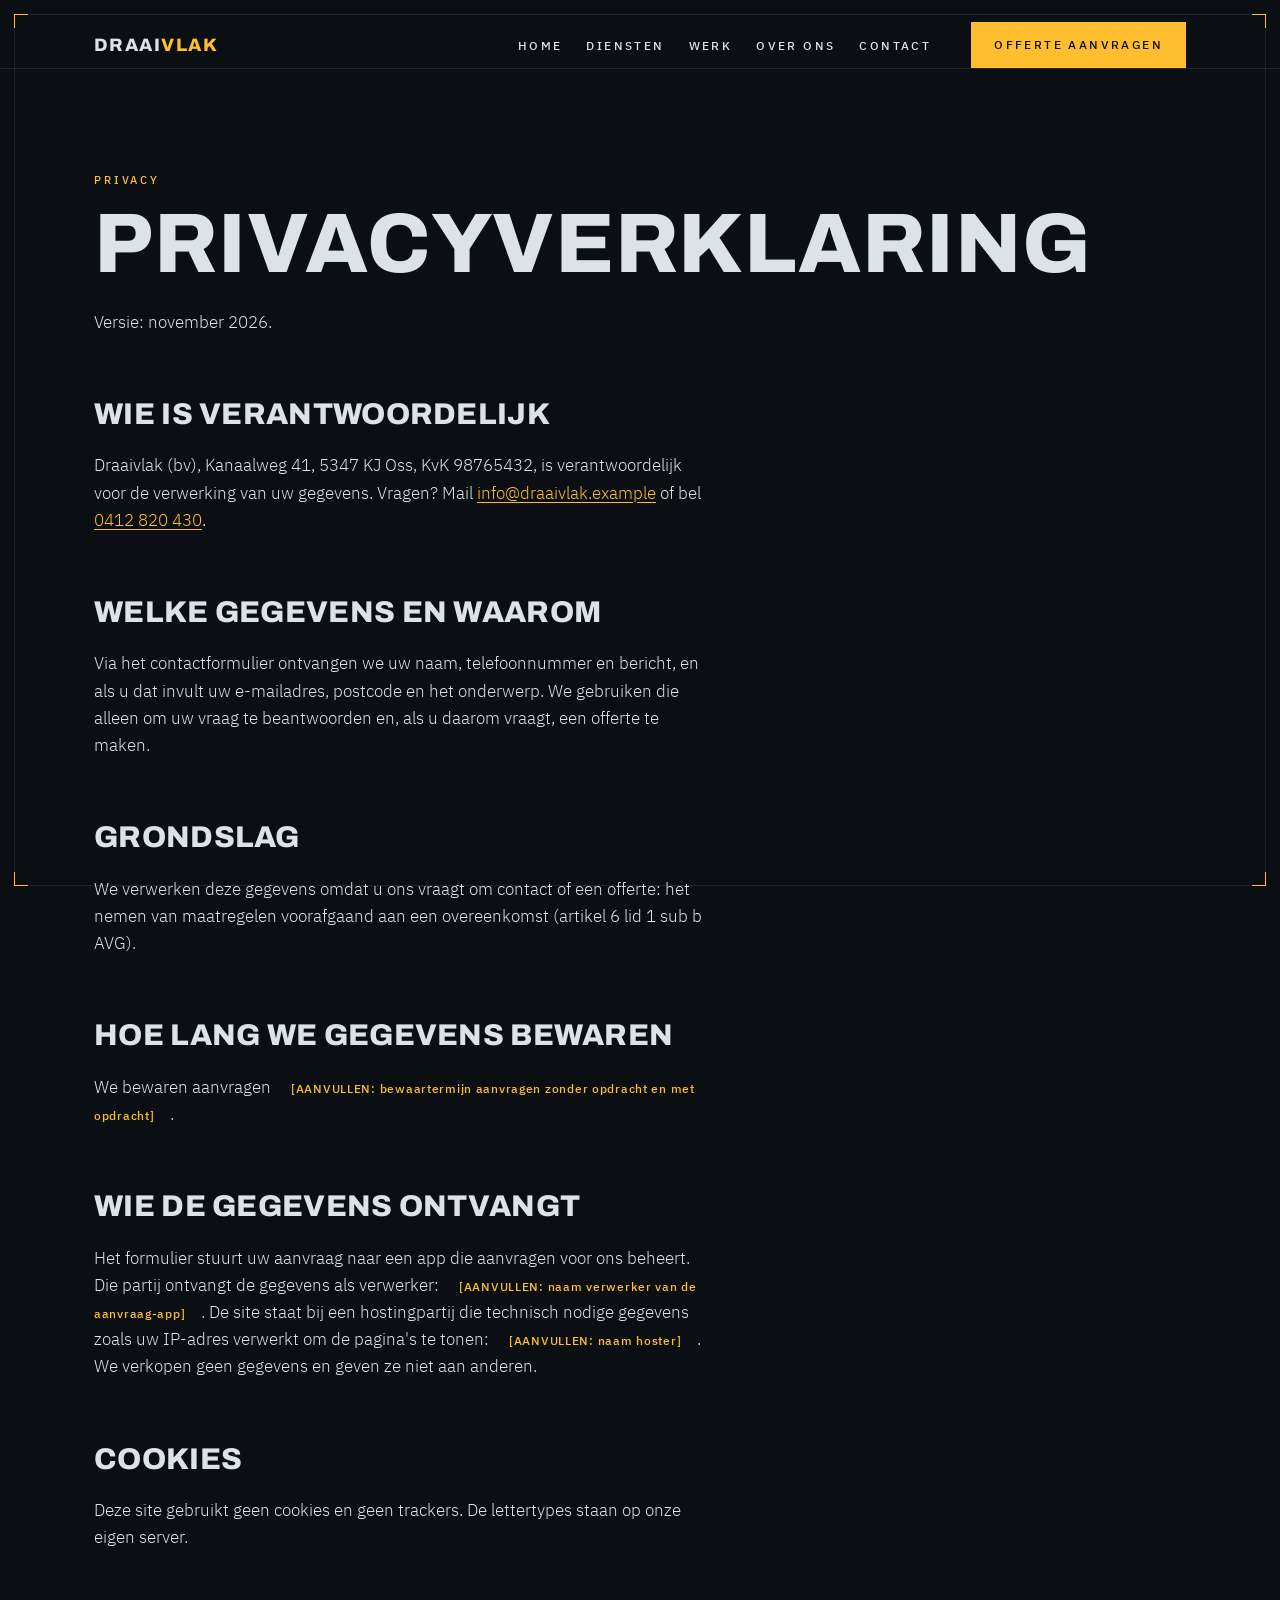
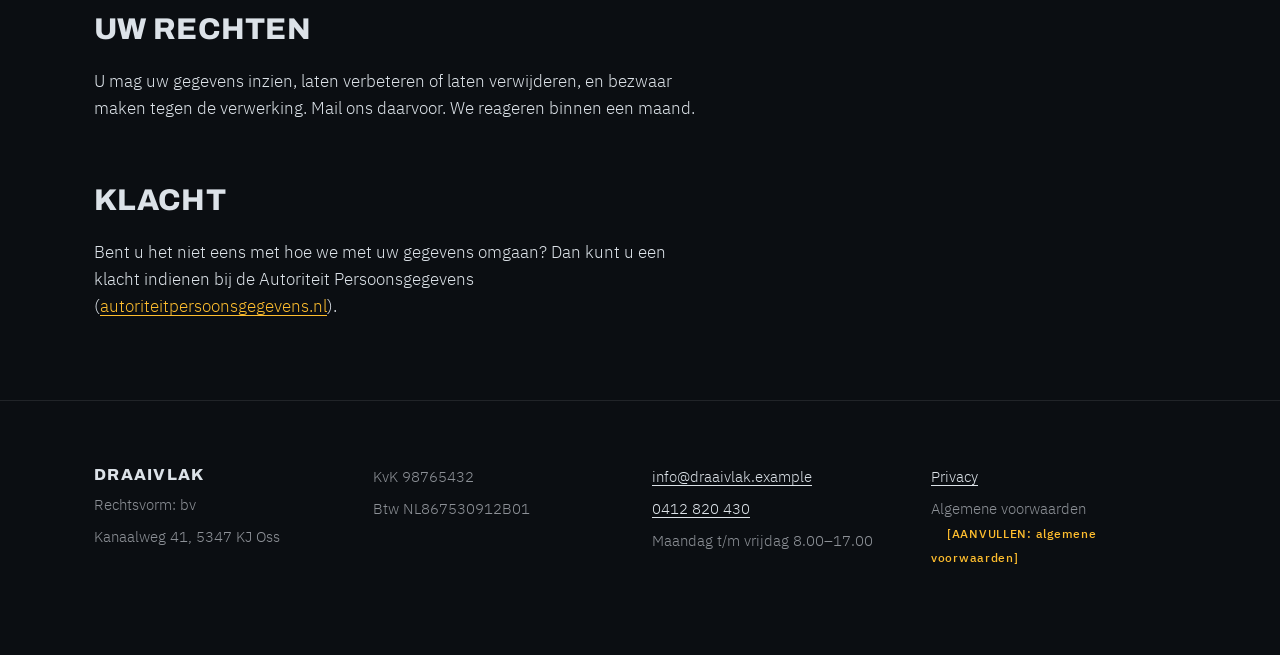
<file: site/privacy.html>
<!doctype html>
<html lang="nl">
<head>
<meta charset="utf-8">
<meta name="viewport" content="width=device-width,initial-scale=1">
<title>Privacyverklaring · Draaivlak</title>
<meta name="description" content="Hoe Draaivlak omgaat met de gegevens die u via het contactformulier stuurt. Geen cookies, geen trackers.">
<link rel="canonical" href="https://draaivlak.example/privacy.html">
<meta property="og:type" content="website">
<meta property="og:title" content="Privacyverklaring · Draaivlak">
<meta property="og:description" content="Hoe Draaivlak omgaat met de gegevens die u via het contactformulier stuurt. Geen cookies, geen trackers.">
<meta property="og:url" content="https://draaivlak.example/privacy.html">
<meta property="og:locale" content="nl_NL">
<meta name="theme-color" content="#0B0E12">
<link rel="preload" href="assets/fonts/archivo-latin-800-normal.woff2" as="font" type="font/woff2" crossorigin>
<link rel="stylesheet" href="assets/css/site.css">
<script type="application/ld+json">{"@context": "https://schema.org", "@type": "LocalBusiness", "name": "Draaivlak", "description": "Draaiplateaus en fotostudio's voor auto's", "url": "https://draaivlak.example/", "telephone": "0412 820 430", "email": "info@draaivlak.example", "address": {"@type": "PostalAddress", "streetAddress": "Kanaalweg 41", "postalCode": "5347 KJ", "addressLocality": "Oss", "addressCountry": "NL"}, "areaServed": ["NL", "BE"], "openingHours": "Mo-Fr 08:00-17:00", "foundingDate": "2014"}</script>
</head>
<body>
<a class="skip" href="#inhoud">Naar de inhoud</a>
<div class="kader" aria-hidden="true"><i></i></div>
<header class="kop">
  <div class="wrap">
    <a class="merk" href="index.html">Draai<span>vlak</span></a>
    <nav class="nav-blok" aria-label="Hoofdmenu">
      <ul class="nav"><li><a href="index.html">Home</a></li><li><a href="diensten.html">Diensten</a></li><li><a href="werk.html">Werk</a></li><li><a href="over.html">Over ons</a></li><li><a href="contact.html">Contact</a></li></ul>
      <a class="knop" href="contact.html">Offerte aanvragen</a>
    </nav>
  </div>
</header>
<main id="inhoud">
<section class="pagina-kop"><div class="wrap prose">
<span class="label">Privacy</span><h1>Privacyverklaring</h1>
<p>Versie: november 2026.</p>
<h2>Wie is verantwoordelijk</h2>
<p>Draaivlak (bv), Kanaalweg 41, 5347 KJ Oss, KvK 98765432, is verantwoordelijk voor de verwerking van uw gegevens. Vragen? Mail <a href="mailto:info@draaivlak.example">info@draaivlak.example</a> of bel <a href="tel:+31412820430">0412 820 430</a>.</p>
<h2>Welke gegevens en waarom</h2>
<p>Via het contactformulier ontvangen we uw naam, telefoonnummer en bericht, en als u dat invult uw e-mailadres, postcode en het onderwerp. We gebruiken die alleen om uw vraag te beantwoorden en, als u daarom vraagt, een offerte te maken.</p>
<h2>Grondslag</h2>
<p>We verwerken deze gegevens omdat u ons vraagt om contact of een offerte: het nemen van maatregelen voorafgaand aan een overeenkomst (artikel 6 lid 1 sub b AVG).</p>
<h2>Hoe lang we gegevens bewaren</h2>
<p>We bewaren aanvragen <span class="aanvullen">[AANVULLEN: bewaartermijn aanvragen zonder opdracht en met opdracht]</span>.</p>
<h2>Wie de gegevens ontvangt</h2>
<p>Het formulier stuurt uw aanvraag naar een app die aanvragen voor ons beheert. Die partij ontvangt de gegevens als verwerker: <span class="aanvullen">[AANVULLEN: naam verwerker van de aanvraag-app]</span>. De site staat bij een hostingpartij die technisch nodige gegevens zoals uw IP-adres verwerkt om de pagina's te tonen: <span class="aanvullen">[AANVULLEN: naam hoster]</span>. We verkopen geen gegevens en geven ze niet aan anderen.</p>
<h2>Cookies</h2>
<p>Deze site gebruikt geen cookies en geen trackers. De lettertypes staan op onze eigen server.</p>
<h2>Uw rechten</h2>
<p>U mag uw gegevens inzien, laten verbeteren of laten verwijderen, en bezwaar maken tegen de verwerking. Mail ons daarvoor. We reageren binnen een maand.</p>
<h2>Klacht</h2>
<p>Bent u het niet eens met hoe we met uw gegevens omgaan? Dan kunt u een klacht indienen bij de Autoriteit Persoonsgegevens (<a href="https://autoriteitpersoonsgegevens.nl">autoriteitpersoonsgegevens.nl</a>).</p>
</div></section>
</main>
<footer class="voet">
  <div class="wrap rooster">
    <div><strong>Draaivlak</strong><p>Rechtsvorm: bv</p><p>Kanaalweg 41, 5347 KJ Oss</p></div>
    <div><p>KvK 98765432</p><p>Btw NL867530912B01</p></div>
    <div><p><a href="mailto:info@draaivlak.example">info@draaivlak.example</a></p><p><a href="tel:+31412820430">0412 820 430</a></p><p>Maandag t/m vrijdag 8.00–17.00</p></div>
    <div><p><a href="privacy.html">Privacy</a></p><p>Algemene voorwaarden <span class="aanvullen">[AANVULLEN: algemene voorwaarden]</span></p></div>
  </div>
</footer>
<script src="assets/js/beweging.js" defer></script>
</body>
</html>
</file>
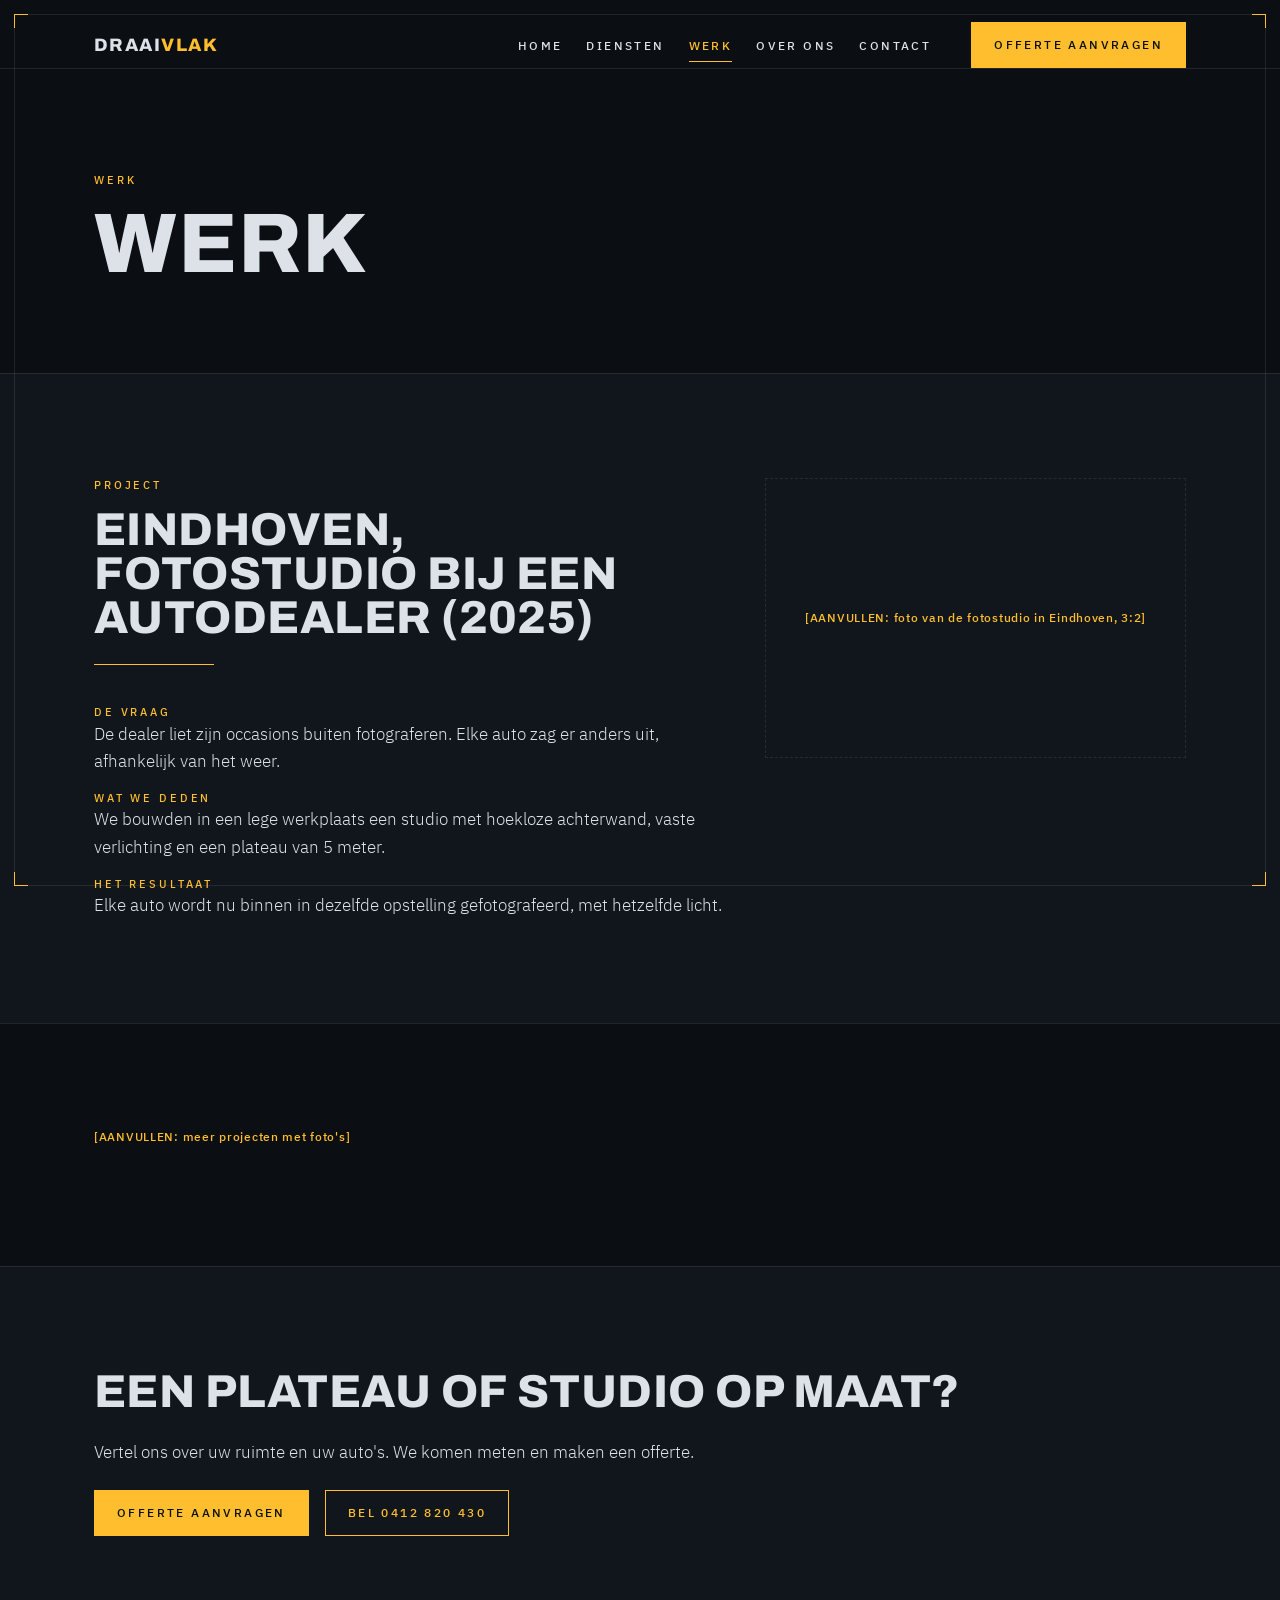
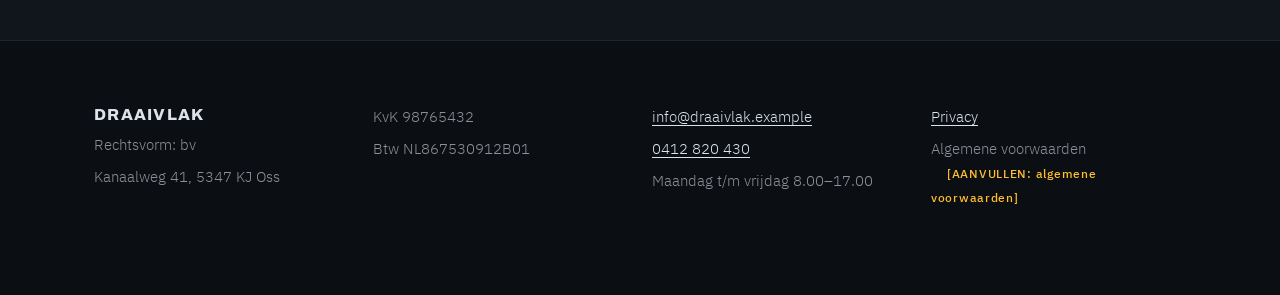
<file: site/werk.html>
<!doctype html>
<html lang="nl">
<head>
<meta charset="utf-8">
<meta name="viewport" content="width=device-width,initial-scale=1">
<title>Werk · Draaivlak</title>
<meta name="description" content="Een fotostudio voor auto&#x27;s bij een autodealer in Eindhoven: de vraag, de aanpak en het resultaat.">
<link rel="canonical" href="https://draaivlak.example/werk.html">
<meta property="og:type" content="website">
<meta property="og:title" content="Werk · Draaivlak">
<meta property="og:description" content="Een fotostudio voor auto&#x27;s bij een autodealer in Eindhoven: de vraag, de aanpak en het resultaat.">
<meta property="og:url" content="https://draaivlak.example/werk.html">
<meta property="og:locale" content="nl_NL">
<meta name="theme-color" content="#0B0E12">
<link rel="preload" href="assets/fonts/archivo-latin-800-normal.woff2" as="font" type="font/woff2" crossorigin>
<link rel="stylesheet" href="assets/css/site.css">
<script type="application/ld+json">{"@context": "https://schema.org", "@type": "LocalBusiness", "name": "Draaivlak", "description": "Draaiplateaus en fotostudio's voor auto's", "url": "https://draaivlak.example/", "telephone": "0412 820 430", "email": "info@draaivlak.example", "address": {"@type": "PostalAddress", "streetAddress": "Kanaalweg 41", "postalCode": "5347 KJ", "addressLocality": "Oss", "addressCountry": "NL"}, "areaServed": ["NL", "BE"], "openingHours": "Mo-Fr 08:00-17:00", "foundingDate": "2014"}</script>
</head>
<body>
<a class="skip" href="#inhoud">Naar de inhoud</a>
<div class="kader" aria-hidden="true"><i></i></div>
<header class="kop">
  <div class="wrap">
    <a class="merk" href="index.html">Draai<span>vlak</span></a>
    <nav class="nav-blok" aria-label="Hoofdmenu">
      <ul class="nav"><li><a href="index.html">Home</a></li><li><a href="diensten.html">Diensten</a></li><li><a href="werk.html" aria-current="page">Werk</a></li><li><a href="over.html">Over ons</a></li><li><a href="contact.html">Contact</a></li></ul>
      <a class="knop" href="contact.html">Offerte aanvragen</a>
    </nav>
  </div>
</header>
<main id="inhoud">
<section class="pagina-kop"><div class="wrap">
  <span class="label">Werk</span><h1>Werk</h1>
</div></section>
<section class="sectie paneel"><div class="wrap tweekolom">
  <div>
    <span class="label">Project</span><h2>Eindhoven, fotostudio bij een autodealer (2025)</h2><div class="streep" data-bewijs-line></div>
    <dl class="feiten">
      <div data-bewijs-item><dt>De vraag</dt><dd>De dealer liet zijn occasions buiten fotograferen. Elke auto zag er anders uit, afhankelijk van het weer.</dd></div>
      <div data-bewijs-item><dt>Wat we deden</dt><dd>We bouwden in een lege werkplaats een studio met hoekloze achterwand, vaste verlichting en een plateau van 5 meter.</dd></div>
      <div data-bewijs-item><dt>Het resultaat</dt><dd>Elke auto wordt nu binnen in dezelfde opstelling gefotografeerd, met hetzelfde licht.</dd></div>
    </dl>
  </div>
  <div class="foto leeg r32"><span class="aanvullen">[AANVULLEN: foto van de fotostudio in Eindhoven, 3:2]</span></div>
</div></section>
<section class="sectie"><div class="wrap">
  <p class="aanvullen" style="text-align:left;padding:0">[AANVULLEN: meer projecten met foto's]</p>
</div></section>
<section class="sectie paneel"><div class="wrap">
  <h2>Een plateau of studio op maat?</h2>
  <p>Vertel ons over uw ruimte en uw auto's. We komen meten en maken een offerte.</p>
  <div class="knoppen"><a class="knop" href="contact.html">Offerte aanvragen</a><a class="knop lijn" href="tel:+31412820430">Bel 0412 820 430</a></div>
</div></section>
</main>
<footer class="voet">
  <div class="wrap rooster">
    <div><strong>Draaivlak</strong><p>Rechtsvorm: bv</p><p>Kanaalweg 41, 5347 KJ Oss</p></div>
    <div><p>KvK 98765432</p><p>Btw NL867530912B01</p></div>
    <div><p><a href="mailto:info@draaivlak.example">info@draaivlak.example</a></p><p><a href="tel:+31412820430">0412 820 430</a></p><p>Maandag t/m vrijdag 8.00–17.00</p></div>
    <div><p><a href="privacy.html">Privacy</a></p><p>Algemene voorwaarden <span class="aanvullen">[AANVULLEN: algemene voorwaarden]</span></p></div>
  </div>
</footer>
<script src="assets/js/beweging.js" defer></script>
</body>
</html>
</file>
<file: site/assets/css/site.css>
/* Draaivlak: tokens staan in bron/ontwerp.md */
@font-face{font-family:"Archivo";src:url(../fonts/archivo-latin-700-normal.woff2) format("woff2");font-weight:700;font-display:swap}
@font-face{font-family:"Archivo";src:url(../fonts/archivo-latin-800-normal.woff2) format("woff2");font-weight:800;font-display:swap}
@font-face{font-family:"Plex";src:url(../fonts/ibm-plex-sans-latin-300-normal.woff2) format("woff2");font-weight:300;font-display:swap}
@font-face{font-family:"Plex";src:url(../fonts/ibm-plex-sans-latin-400-normal.woff2) format("woff2");font-weight:400;font-display:swap}
@font-face{font-family:"Plex";src:url(../fonts/ibm-plex-sans-latin-500-normal.woff2) format("woff2");font-weight:500;font-display:swap}

:root{
  --bg:#0B0E12;--panel:#11161C;--tekst:#DCE2E8;--gedempt:#8D9197;
  --accent:#FFBE2E;--actief:#7CC4FF;--lijn:rgba(220,226,232,.10);
  --s1:4px;--s2:8px;--s3:16px;--s4:24px;--s5:40px;--s6:64px;--s7:104px;
  --max:1200px;--kader:8px;
  --kop:"Archivo",system-ui,sans-serif;--body:"Plex",system-ui,sans-serif;
}
@media (min-width:900px){:root{--kader:14px}}
*,*::before,*::after{box-sizing:border-box}
html{background:var(--bg);color-scheme:dark}
body{margin:0;background:var(--bg);color:var(--tekst);font:300 17px/1.6 var(--body);-webkit-font-smoothing:antialiased}
img{max-width:100%;display:block}
a{color:var(--accent);text-underline-offset:3px}
a:hover{color:var(--actief)}
:focus-visible{outline:2px solid var(--actief);outline-offset:2px}
strong,b{font-weight:400;color:var(--tekst)}
h1,h2,h3{font-family:var(--kop);font-weight:800;text-transform:uppercase;line-height:.95;letter-spacing:.01em;margin:0 0 var(--s4);overflow-wrap:break-word;hyphens:manual}
h1{font-size:clamp(40px,6.6vw,92px)}
h2{font-size:clamp(28px,3.6vw,48px)}
h3{font-size:20px;line-height:1.15;font-weight:700}
p{margin:0 0 var(--s3);max-width:62ch}
.label{display:block;font:500 11px/1.4 var(--body);text-transform:uppercase;letter-spacing:.26em;color:var(--accent);margin-bottom:var(--s3)}
.gedempt,.bron{color:var(--gedempt)}
.bron{font-size:14px}
.skip{position:absolute;left:-9999px}.skip:focus{left:var(--s3);top:var(--s3);z-index:20;background:var(--accent);color:var(--bg);padding:var(--s2) var(--s3)}

/* kader met hoekmarkeringen */
.kader{position:fixed;inset:var(--kader);border:1px solid var(--lijn);pointer-events:none;z-index:10}
.kader::before,.kader::after,.kader i::before,.kader i::after{content:"";position:absolute;width:14px;height:14px;border-color:var(--accent);border-style:solid}
.kader::before{top:-1px;left:-1px;border-width:1px 0 0 1px}
.kader::after{top:-1px;right:-1px;border-width:1px 1px 0 0}
.kader i::before{bottom:-1px;left:-1px;border-width:0 0 1px 1px}
.kader i::after{bottom:-1px;right:-1px;border-width:0 1px 1px 0}

.wrap{max-width:var(--max);margin:0 auto;padding:0 calc(var(--kader) + var(--s3))}
@media (min-width:900px){.wrap{padding:0 calc(var(--kader) + var(--s5))}}

/* kop */
.kop{position:sticky;top:0;z-index:9;background:var(--bg);border-bottom:1px solid var(--lijn)}
.kop .wrap{display:flex;align-items:center;gap:var(--s4);min-height:68px;padding-top:calc(var(--kader) + var(--s2))}
.merk{font:800 18px/1 var(--kop);letter-spacing:.08em;text-transform:uppercase;color:var(--tekst);text-decoration:none;margin-right:auto}
.merk span{color:var(--accent)}
.nav{display:flex;gap:var(--s4);list-style:none;margin:0;padding:0}
.nav a{font:500 12px/1 var(--body);text-transform:uppercase;letter-spacing:.2em;color:var(--tekst);text-decoration:none;padding:var(--s2) 0;border-bottom:1px solid transparent}
.nav a:hover{color:var(--actief)}
.nav a[aria-current=page]{color:var(--accent);border-color:var(--accent)}
@media (max-width:899px){
  .kop .wrap{flex-wrap:wrap;gap:var(--s2) var(--s4);padding-bottom:var(--s2)}
  .nav-blok{flex-basis:100%;display:flex;flex-wrap:wrap;align-items:center;justify-content:space-between;gap:var(--s3)}
  .nav{flex-wrap:wrap;gap:var(--s1) var(--s3)}
  .nav-blok .knop{display:none}
}
@media (min-width:900px){.nav-blok{display:flex;align-items:center;gap:var(--s5)}}

/* knoppen */
.knop{display:inline-flex;align-items:center;justify-content:center;white-space:nowrap;font:500 12px/1 var(--body);text-transform:uppercase;letter-spacing:.2em;padding:16px 22px;border:1px solid var(--accent);background:var(--accent);color:var(--bg);text-decoration:none;cursor:pointer;border-radius:0}
.knop:hover{background:var(--actief);border-color:var(--actief);color:var(--bg)}
.knop.lijn{background:transparent;color:var(--accent)}
.knop.lijn:hover{background:transparent;color:var(--actief);border-color:var(--actief)}
.knoppen{display:flex;flex-wrap:wrap;gap:var(--s3);margin-top:var(--s4)}

/* foto en lege foto */
.foto{position:relative;background:var(--panel);overflow:hidden}
.foto img{width:100%;height:100%;object-fit:cover;filter:grayscale(1) contrast(1.25) brightness(.7)}
.foto::after{content:"";position:absolute;inset:0;background:var(--accent);mix-blend-mode:multiply;opacity:.28;pointer-events:none}
.foto.leeg{display:flex;align-items:center;justify-content:center;border:1px dashed var(--lijn)}
.foto.leeg::after{display:none}
.aanvullen{font:500 12px/1.5 var(--body);letter-spacing:.06em;color:var(--accent);text-align:center;padding:var(--s3)}
.r169{aspect-ratio:16/9}.r43{aspect-ratio:4/3}.r32{aspect-ratio:3/2}

/* hero */
.hero{position:relative;min-height:calc(100svh - 68px);display:flex;align-items:flex-end}
.hero>.foto{position:absolute;inset:0;aspect-ratio:auto}
.hero .kaart{position:relative;background:var(--panel);border:1px solid var(--lijn);padding:var(--s5);max-width:640px;margin:0 0 var(--s6)}
@media (max-width:899px){.hero{min-height:auto;display:block}.hero>.foto{position:relative;aspect-ratio:4/3}.hero .kaart{margin:calc(-1*var(--s6)) 0 var(--s5);padding:var(--s4)}}

/* secties */
.sectie{padding:var(--s7) 0;border-top:1px solid var(--lijn)}
.sectie.paneel{background:var(--panel)}
.streep{height:1px;background:var(--accent);width:120px;margin:0 0 var(--s5)}
.rooster{display:grid;gap:var(--s4)}
@media (min-width:700px){.r2{grid-template-columns:repeat(2,1fr)}.r4{grid-template-columns:repeat(2,1fr)}}
@media (min-width:1100px){.r4{grid-template-columns:repeat(4,1fr)}}
.blok{border:1px solid var(--lijn);padding:var(--s4);background:var(--bg)}
.paneel .blok{background:var(--panel)}
.blok .foto{margin:calc(-1*var(--s4)) calc(-1*var(--s4)) var(--s4)}
.cijfer{border-left:1px solid var(--accent);padding:var(--s2) 0 var(--s2) var(--s4)}
.cijfer .getal{display:block;font:800 clamp(56px,8vw,112px)/1 var(--kop);color:var(--accent)}
.cijfer .wat{display:block;font:400 18px/1.4 var(--body);margin:var(--s2) 0}
.stappen{list-style:none;margin:0;padding:0;counter-reset:s;display:grid;gap:var(--s3)}
@media (min-width:900px){.stappen{grid-template-columns:repeat(5,1fr)}}
.stappen li{counter-increment:s;border-top:1px solid var(--accent);padding-top:var(--s3);font-weight:400}
.stappen li::before{content:"0" counter(s) " //";display:block;font:500 11px/1 var(--body);letter-spacing:.26em;color:var(--accent);margin-bottom:var(--s2)}
.review{margin:0;border:1px solid var(--lijn);padding:var(--s5)}
.review p{font-size:20px;line-height:1.5;font-weight:300}
.review .wie{margin:0;font:500 12px/1.4 var(--body);letter-spacing:.14em;text-transform:uppercase;color:var(--gedempt)}
.tweekolom{display:grid;gap:var(--s5)}
@media (min-width:900px){.tweekolom{grid-template-columns:1.2fr .8fr;align-items:start}}
dl.feiten{margin:0;display:grid;gap:var(--s3)}
dl.feiten dt{font:500 11px/1.4 var(--body);text-transform:uppercase;letter-spacing:.26em;color:var(--accent)}
dl.feiten dd{margin:0}
.pagina-kop{padding:var(--s7) 0 var(--s6)}

/* formulier */
form.aanvraag{display:grid;gap:var(--s2);background:var(--panel);border:1px solid var(--lijn);padding:var(--s5)}
@media (max-width:600px){form.aanvraag{padding:var(--s4)}}
form.aanvraag label{font:500 11px/1.4 var(--body);text-transform:uppercase;letter-spacing:.26em;color:var(--tekst);margin-top:var(--s3)}
form.aanvraag input,form.aanvraag select,form.aanvraag textarea{width:100%;font:400 17px/1.4 var(--body);color:var(--tekst);background:var(--bg);border:1px solid rgba(220,226,232,.28);border-radius:0;padding:12px 14px}
form.aanvraag input:focus,form.aanvraag select:focus,form.aanvraag textarea:focus{border-color:var(--actief);outline:none}
form.aanvraag [aria-invalid=true]{border-color:var(--accent)}
form.aanvraag button{margin-top:var(--s4);justify-self:start}
.hp{position:absolute;left:-9999px}
.status{min-height:1.6em;margin:var(--s2) 0 0;font-weight:400}
.status[data-soort=fout]{color:var(--accent)}
.status[data-soort=ok]{color:var(--actief)}

/* voet */
.voet{border-top:1px solid var(--lijn);padding:var(--s6) 0 calc(var(--s6) + var(--kader));font-size:15px;color:var(--gedempt)}
.voet .rooster{grid-template-columns:repeat(auto-fit,minmax(220px,1fr))}
.voet strong{display:block;font:800 16px/1.2 var(--kop);text-transform:uppercase;letter-spacing:.08em;margin-bottom:var(--s2)}
.voet p{margin:0 0 var(--s2)}
.voet a{color:var(--tekst)}
.prose h2{font-size:clamp(22px,2.6vw,30px);margin-top:var(--s6)}
.prose ul{padding-left:1.2em;max-width:62ch}

/* Beweging (zie js/beweging.js) */
.js [data-bewijs-line]{transform:scaleX(0);transform-origin:left;transition:transform 1.1s cubic-bezier(.22,1,.36,1) var(--d,0s)}
.js [data-bewijs-line].is-in{transform:none}
.js [data-bewijs-item]{opacity:0;transform:translateY(10px);transition:opacity .5s ease calc(var(--i,0)*.12s),transform .5s ease calc(var(--i,0)*.12s)}
.js [data-bewijs-item].is-in{opacity:1;transform:none}
[data-count]{font-variant-numeric:tabular-nums}
@media (prefers-reduced-motion:reduce){.js [data-bewijs-line],.js [data-bewijs-item]{transform:none!important;opacity:1!important;transition:none!important}}
.hero>.foto.leeg{align-items:flex-start;justify-content:flex-end}
</file>
